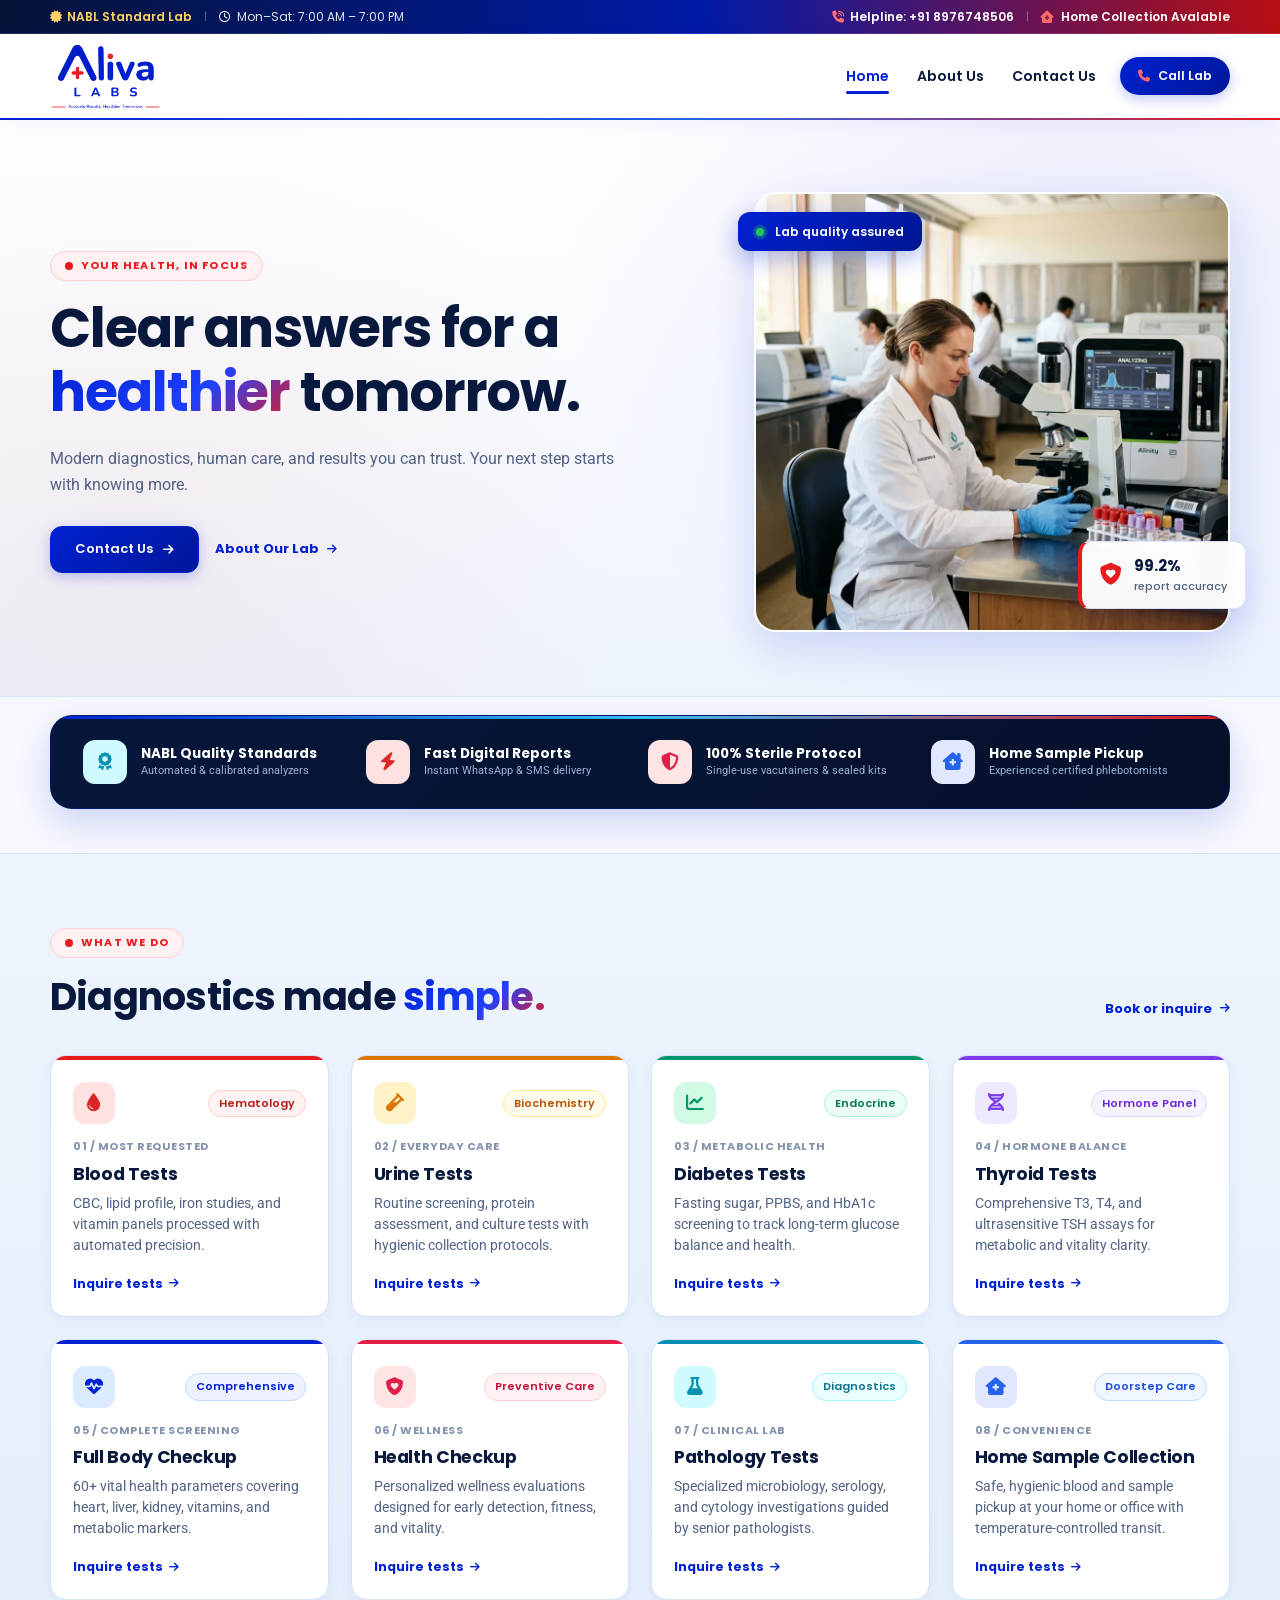
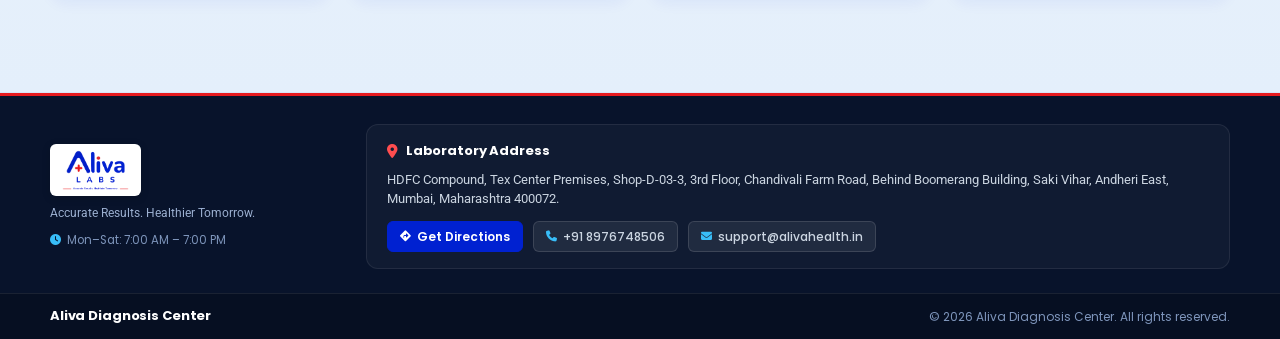
<file: index.html>
<!DOCTYPE html>
<html lang="en">

<head>
    <meta charset="UTF-8">
    <meta name="viewport" content="width=device-width, initial-scale=1.0">
    <title>Aliva | Diagnostics with clarity</title>
    <meta name="description"
        content="Accurate diagnostics, thoughtful care, and fast digital reports from Aliva Diagnosis Center.">
    <link rel="preconnect" href="https://fonts.googleapis.com">
    <link rel="preconnect" href="https://fonts.gstatic.com" crossorigin>
    <link rel="preconnect" href="https://cdnjs.cloudflare.com" crossorigin>

    <!-- Preload Critical LCP Hero Image with High Fetch Priority -->
    <link rel="preload" as="image" href="images/hero-lab.webp" type="image/webp" fetchpriority="high">

    <link
        href="https://fonts.googleapis.com/css2?family=Poppins:wght@400;500;600;700&family=Roboto:wght@400;500;700&display=swap"
        rel="stylesheet">
    <link rel="preload" href="https://cdnjs.cloudflare.com/ajax/libs/font-awesome/6.7.2/css/all.min.css" as="style"
        onload="this.onload=null;this.rel='stylesheet'">
    <noscript>
        <link rel="stylesheet" href="https://cdnjs.cloudflare.com/ajax/libs/font-awesome/6.7.2/css/all.min.css">
    </noscript>
    <link rel="icon" type="image/webp" href="aliva-logo.webp">
    <link rel="stylesheet" href="style.css">
    <script src="script.js" defer></script>
</head>

<body>
    <div class="top-bar">
        <div class="section-shell top-bar-inner">
            <div class="top-bar-left">
                <span class="top-badge"><i class="fa-solid fa-certificate"></i> NABL Standard Lab</span>
                <span class="top-divider">|</span>
                <span class="top-hours"><i class="fa-regular fa-clock"></i> Mon–Sat: 7:00 AM – 7:00 PM</span>
            </div>
            <div class="top-bar-right">
                <a class="top-link" href="tel:+8976748506"><i class="fa-solid fa-phone-volume"></i> Helpline: +91
                    8976748506</a>
                <span class="top-divider">|</span>
                <a class="top-link" href="contact.html"><i class="fa-solid fa-house-medical"></i>Home Collection
                    Avalable</a>
            </div>
        </div>
    </div>

    <header class="site-header">
        <nav class="navbar" aria-label="Main navigation">
            <a class="logo" href="index.html">
                <img src="aliva-logo.webp" alt="Aliva Diagnosis Center logo" width="160" height="66">
            </a>
            <button class="menu-toggle" aria-label="Open navigation" aria-expanded="false">
                <i class="fa-solid fa-bars"></i>
            </button>
            <div class="nav-panel">
                <ul class="nav-links">
                    <li><a href="index.html" class="active">Home</a></li>
                    <li><a href="about.html">About Us</a></li>
                    <li><a href="contact.html">Contact Us</a></li>
                </ul>
                <a class="nav-cta-btn" href="tel:+8976748506"><i class="fa-solid fa-phone"></i> Call Lab</a>
            </div>
        </nav>
    </header>

    <main>
        <section id="home" class="hero-section">
            <div class="hero section-shell">
                <div class="hero-copy">
                    <p class="eyebrow"><span></span> Your health, in focus</p>
                    <h1>Clear answers for a <em>healthier</em> tomorrow.</h1>
                    <p class="hero-text">Modern diagnostics, human care, and results you can trust. Your next step
                        starts with knowing more.</p>
                    <div class="hero-actions">
                        <a class="button button-dark" href="contact.html">Contact Us <i
                                class="fa-solid fa-arrow-right"></i></a>
                        <a class="text-link" href="about.html">About Our Lab <i class="fa-solid fa-arrow-right"></i></a>
                    </div>
                </div>
                <div class="hero-visual">
                    <img src="images/hero-lab.webp"
                        alt="Medical laboratory technician examining a diagnostic sample in Aliva Labs" width="600"
                        height="440" fetchpriority="high" loading="eager" decoding="async">
                    <div class="visual-label label-top"><span class="live-dot"></span> Lab quality assured</div>
                    <div class="visual-label label-bottom">
                        <i class="fa-solid fa-shield-heart"></i>
                        <span>
                            <strong>99.2%</strong>
                            <small>report accuracy</small>
                        </span>
                    </div>
                </div>
            </div>
        </section>

        <section class="section-shell trust-bar" aria-label="Key highlights">
            <div class="trust-item">
                <div class="trust-item-icon icon-pathology"><i class="fa-solid fa-award"></i></div>
                <div>
                    <strong>NABL Quality Standards</strong>
                    <small>Automated & calibrated analyzers</small>
                </div>
            </div>
            <div class="trust-item">
                <div class="trust-item-icon icon-blood"><i class="fa-solid fa-bolt"></i></div>
                <div>
                    <strong>Fast Digital Reports</strong>
                    <small>Instant WhatsApp & SMS delivery</small>
                </div>
            </div>
            <div class="trust-item">
                <div class="trust-item-icon icon-health"><i class="fa-solid fa-shield-halved"></i></div>
                <div>
                    <strong>100% Sterile Protocol</strong>
                    <small>Single-use vacutainers & sealed kits</small>
                </div>
            </div>
            <div class="trust-item">
                <div class="trust-item-icon icon-home"><i class="fa-solid fa-house-chimney-medical"></i></div>
                <div>
                    <strong>Home Sample Pickup</strong>
                    <small>Experienced certified phlebotomists</small>
                </div>
            </div>
        </section>

        <section id="services" class="services-section section-block">
            <div class="section-shell">
                <div class="section-heading">
                    <div>
                        <p class="eyebrow"><span></span> What we do</p>
                        <h2>Diagnostics made <em>simple.</em></h2>
                    </div>
                    <a class="text-link" href="contact.html">Book or inquire <i class="fa-solid fa-arrow-right"></i></a>
                </div>
                <div class="service-grid">
                    <article class="service-card">
                        <div class="service-card-header">
                            <div class="card-icon icon-blood"><i class="fa-solid fa-droplet"></i></div>
                            <span class="service-tag tag-blood">Hematology</span>
                        </div>
                        <p class="card-number">01 / Most Requested</p>
                        <h3>Blood Tests</h3>
                        <p>CBC, lipid profile, iron studies, and vitamin panels processed with automated precision.</p>
                        <a href="contact.html">Inquire tests <i class="fa-solid fa-arrow-right"></i></a>
                    </article>
                    <article class="service-card">
                        <div class="service-card-header">
                            <div class="card-icon icon-urine"><i class="fa-solid fa-vial"></i></div>
                            <span class="service-tag tag-urine">Biochemistry</span>
                        </div>
                        <p class="card-number">02 / Everyday Care</p>
                        <h3>Urine Tests</h3>
                        <p>Routine screening, protein assessment, and culture tests with hygienic collection protocols.
                        </p>
                        <a href="contact.html">Inquire tests <i class="fa-solid fa-arrow-right"></i></a>
                    </article>
                    <article class="service-card">
                        <div class="service-card-header">
                            <div class="card-icon icon-diabetes"><i class="fa-solid fa-chart-line"></i></div>
                            <span class="service-tag tag-diabetes">Endocrine</span>
                        </div>
                        <p class="card-number">03 / Metabolic Health</p>
                        <h3>Diabetes Tests</h3>
                        <p>Fasting sugar, PPBS, and HbA1c screening to track long-term glucose balance and health.</p>
                        <a href="contact.html">Inquire tests <i class="fa-solid fa-arrow-right"></i></a>
                    </article>
                    <article class="service-card">
                        <div class="service-card-header">
                            <div class="card-icon icon-thyroid"><i class="fa-solid fa-dna"></i></div>
                            <span class="service-tag tag-thyroid">Hormone Panel</span>
                        </div>
                        <p class="card-number">04 / Hormone Balance</p>
                        <h3>Thyroid Tests</h3>
                        <p>Comprehensive T3, T4, and ultrasensitive TSH assays for metabolic and vitality clarity.</p>
                        <a href="contact.html">Inquire tests <i class="fa-solid fa-arrow-right"></i></a>
                    </article>
                    <article class="service-card">
                        <div class="service-card-header">
                            <div class="card-icon icon-fullbody"><i class="fa-solid fa-heart-pulse"></i></div>
                            <span class="service-tag tag-fullbody">Comprehensive</span>
                        </div>
                        <p class="card-number">05 / Complete Screening</p>
                        <h3>Full Body Checkup</h3>
                        <p>60+ vital health parameters covering heart, liver, kidney, vitamins, and metabolic markers.
                        </p>
                        <a href="contact.html">Inquire tests <i class="fa-solid fa-arrow-right"></i></a>
                    </article>
                    <article class="service-card">
                        <div class="service-card-header">
                            <div class="card-icon icon-health"><i class="fa-solid fa-shield-heart"></i></div>
                            <span class="service-tag tag-health">Preventive Care</span>
                        </div>
                        <p class="card-number">06 / Wellness</p>
                        <h3>Health Checkup</h3>
                        <p>Personalized wellness evaluations designed for early detection, fitness, and vitality.</p>
                        <a href="contact.html">Inquire tests <i class="fa-solid fa-arrow-right"></i></a>
                    </article>
                    <article class="service-card">
                        <div class="service-card-header">
                            <div class="card-icon icon-pathology"><i class="fa-solid fa-flask"></i></div>
                            <span class="service-tag tag-pathology">Diagnostics</span>
                        </div>
                        <p class="card-number">07 / Clinical Lab</p>
                        <h3>Pathology Tests</h3>
                        <p>Specialized microbiology, serology, and cytology investigations guided by senior
                            pathologists.</p>
                        <a href="contact.html">Inquire tests <i class="fa-solid fa-arrow-right"></i></a>
                    </article>
                    <article class="service-card">
                        <div class="service-card-header">
                            <div class="card-icon icon-home"><i class="fa-solid fa-house-medical"></i></div>
                            <span class="service-tag tag-home">Doorstep Care</span>
                        </div>
                        <p class="card-number">08 / Convenience</p>
                        <h3>Home Sample Collection</h3>
                        <p>Safe, hygienic blood and sample pickup at your home or office with temperature-controlled
                            transit.</p>
                        <a href="contact.html">Inquire tests <i class="fa-solid fa-arrow-right"></i></a>
                    </article>
                </div>
            </div>
        </section>
    </main>

    <footer class="site-footer">
        <div class="footer-compact section-shell">
            <div class="footer-brand-side">
                <a class="footer-logo-card" href="index.html" aria-label="Aliva Diagnosis Center Home">
                    <img src="aliva-logo.webp" alt="Aliva Diagnosis Center logo" width="130" height="54">
                </a>
                <p class="footer-mini-tagline">Accurate Results. Healthier Tomorrow.</p>
                <div class="footer-mini-hours">
                    <i class="fa-solid fa-clock"></i> Mon–Sat: 7:00 AM – 7:00 PM
                </div>
            </div>

            <div class="footer-address-side">
                <div class="footer-address-title">
                    <i class="fa-solid fa-location-dot"></i>
                    <span>Laboratory Address</span>
                </div>
                <address class="footer-address-text">
                    HDFC Compound, Tex Center Premises, Shop-D-03-3, 3rd Floor, Chandivali Farm Road, Behind Boomerang
                    Building, Saki Vihar, Andheri East, Mumbai, Maharashtra 400072.
                </address>
                <div class="footer-address-actions">
                    <a class="footer-action-pill pill-primary"
                        href="https://www.google.com/maps/search/?api=1&query=Aliva+Diagnosis+Center,+HDFC+Compound,+Tex+Center+Premises,+Shop-D-03-3,+Chandivali+Farm+Road,+Saki+Vihar,+Andheri+East,+Mumbai+400072"
                        target="_blank" rel="noopener">
                        <i class="fa-solid fa-diamond-turn-right"></i> Get Directions
                    </a>
                    <a class="footer-action-pill" href="tel:+8976748506">
                        <i class="fa-solid fa-phone"></i> +91 8976748506
                    </a>
                    <a class="footer-action-pill" href="mailto:support@alivahealth.in">
                        <i class="fa-solid fa-envelope"></i> support@alivahealth.in
                    </a>
                </div>
            </div>
        </div>

        <div class="footer-bottom-wrap">
            <div class="footer-bottom section-shell">
                <span class="footer-brand-name">Aliva Diagnosis Center</span>
                <span class="footer-copyright">© 2026 Aliva Diagnosis Center. All rights reserved.</span>
            </div>
        </div>
    </footer>
</body>

</html>
</file>
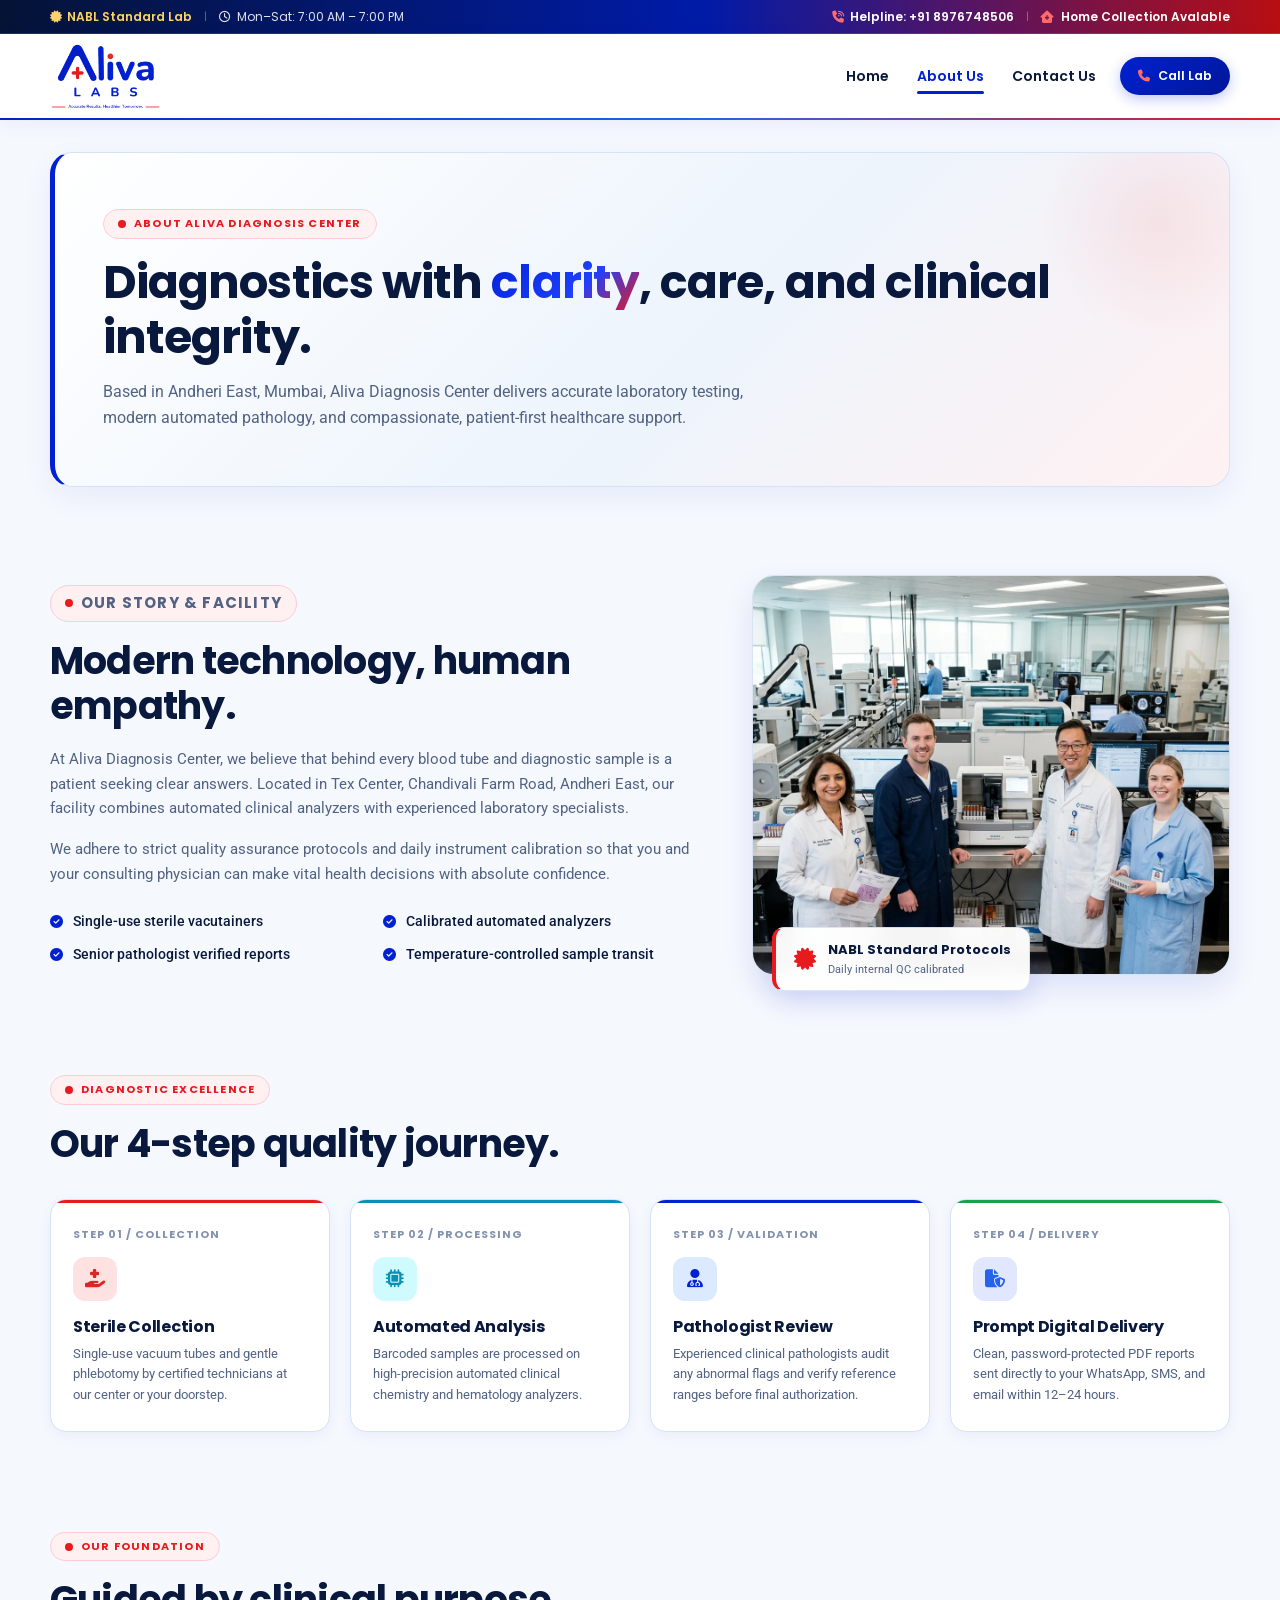
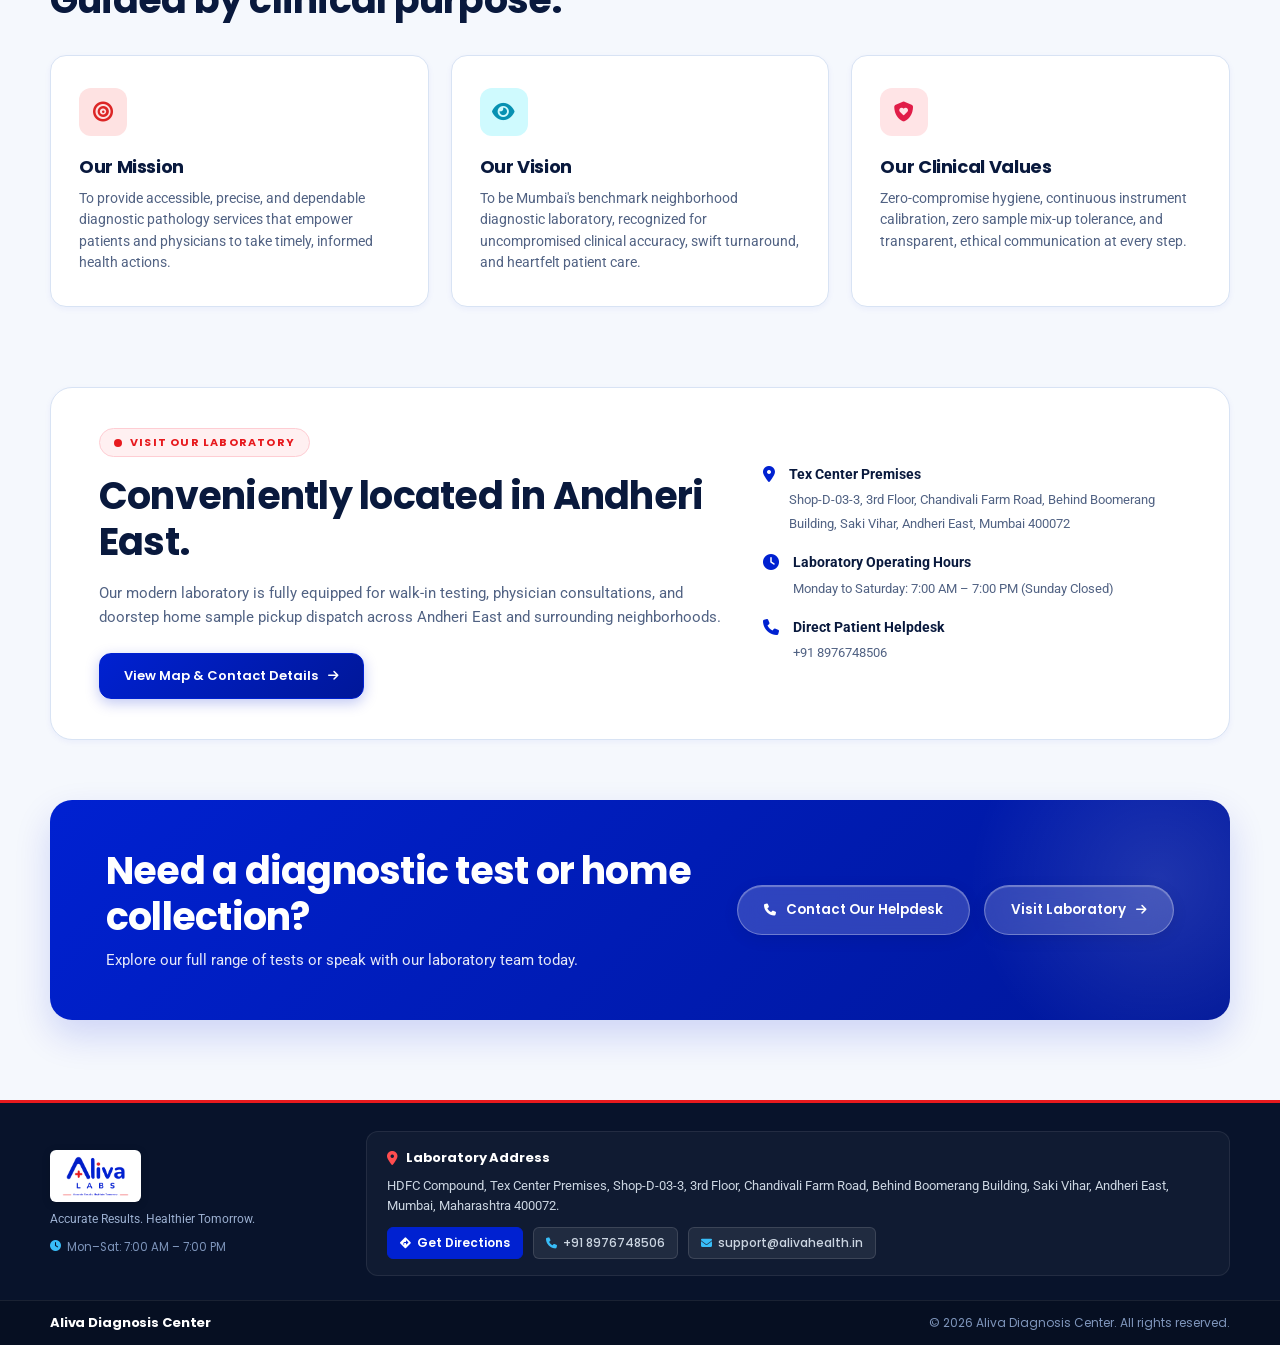
<file: about.html>
<!DOCTYPE html>
<html lang="en">

<head>
    <meta charset="UTF-8">
    <meta name="viewport" content="width=device-width, initial-scale=1.0">
    <title>About Us | Aliva Diagnosis Center</title>
    <meta name="description"
        content="Learn about Aliva Diagnosis Center and our patient-focused diagnostic and pathology testing services.">
    <link rel="preconnect" href="https://fonts.googleapis.com">
    <link rel="preconnect" href="https://fonts.gstatic.com" crossorigin>
    <link rel="preconnect" href="https://cdnjs.cloudflare.com" crossorigin>

    <!-- Preload Critical LCP Image with High Fetch Priority -->
    <link rel="preload" as="image" href="images/medical-team-lab.webp" type="image/webp" fetchpriority="high">

    <link
        href="https://fonts.googleapis.com/css2?family=Poppins:wght@400;500;600;700;800&family=Roboto:wght@400;500;700&display=swap"
        rel="stylesheet">
    <link rel="preload" href="https://cdnjs.cloudflare.com/ajax/libs/font-awesome/6.7.2/css/all.min.css" as="style"
        onload="this.onload=null;this.rel='stylesheet'">
    <noscript>
        <link rel="stylesheet" href="https://cdnjs.cloudflare.com/ajax/libs/font-awesome/6.7.2/css/all.min.css">
    </noscript>
    <link rel="icon" type="image/webp" href="aliva-logo.webp">
    <link rel="stylesheet" href="style.css">
    <script src="script.js" defer></script>
</head>

<body>
    <div class="top-bar">
        <div class="section-shell top-bar-inner">
            <div class="top-bar-left">
                <span class="top-badge"><i class="fa-solid fa-certificate"></i> NABL Standard Lab</span>
                <span class="top-divider">|</span>
                <span class="top-hours"><i class="fa-regular fa-clock"></i> Mon–Sat: 7:00 AM – 7:00 PM</span>
            </div>
            <div class="top-bar-right">
                <a class="top-link" href="tel:+8976748506"><i class="fa-solid fa-phone-volume"></i> Helpline: +91
                    8976748506</a>
                <span class="top-divider">|</span>
                <a class="top-link" href="contact.html"><i class="fa-solid fa-house-medical"></i>Home Collection
                    Avalable</a>
            </div>
        </div>
    </div>

    <header class="site-header">
        <nav class="navbar" aria-label="Main navigation">
            <a class="logo" href="index.html"><img src="aliva-logo.webp" alt="Aliva Diagnosis Center logo" width="160"
                    height="66"></a>
            <button class="menu-toggle" aria-label="Open navigation" aria-expanded="false"><i
                    class="fa-solid fa-bars"></i></button>
            <div class="nav-panel">
                <ul class="nav-links">
                    <li><a href="index.html">Home</a></li>
                    <li><a href="about.html" class="active">About Us</a></li>
                    <li><a href="contact.html">Contact Us</a></li>
                </ul>
                <a class="nav-cta-btn" href="tel:+8976748506"><i class="fa-solid fa-phone"></i> Call Lab</a>
            </div>
        </nav>
    </header>

    <main>
        <section class="about-hero section-shell">
            <p class="eyebrow"><span></span> About Aliva Diagnosis Center</p>
            <h1>Diagnostics with <em>clarity</em>, care, and clinical integrity.</h1>
            <p>Based in Andheri East, Mumbai, Aliva Diagnosis Center delivers accurate laboratory testing, modern
                automated pathology, and compassionate, patient-first healthcare support.</p>

        </section>

        <section class="about-intro section-shell">
            <div>
                <p class="eyebrow"><span></span> Our Story & Facility</p>
                <h2>Modern technology, human empathy.</h2>
                <p>At Aliva Diagnosis Center, we believe that behind every blood tube and diagnostic sample is a patient
                    seeking clear answers. Located in Tex Center, Chandivali Farm Road, Andheri East, our facility
                    combines automated clinical analyzers with experienced laboratory specialists.</p>
                <p>We adhere to strict quality assurance protocols and daily instrument calibration so that you and your
                    consulting physician can make vital health decisions with absolute confidence.</p>
                <ul class="story-checklist">
                    <li><i class="fa-solid fa-circle-check"></i> Single-use sterile vacutainers</li>
                    <li><i class="fa-solid fa-circle-check"></i> Calibrated automated analyzers</li>
                    <li><i class="fa-solid fa-circle-check"></i> Senior pathologist verified reports</li>
                    <li><i class="fa-solid fa-circle-check"></i> Temperature-controlled sample transit</li>
                </ul>
            </div>
            <div class="about-story-visual">
                <img src="images/medical-team-lab.webp"
                    alt="Aliva Diagnostic Medical Team and Advanced Laboratory Facility" width="540" height="400"
                    fetchpriority="high" loading="eager" decoding="async">
                <div class="facility-float-badge">
                    <i class="fa-solid fa-certificate"></i>
                    <div>
                        <strong>NABL Standard Protocols</strong>
                        <small>Daily internal QC calibrated</small>
                    </div>
                </div>
            </div>
        </section>

        <section class="process-section section-shell">
            <div class="values-heading">
                <p class="eyebrow"><span></span> Diagnostic Excellence</p>
                <h2>Our 4-step quality journey.</h2>
            </div>
            <div class="process-grid">
                <article class="process-card">
                    <span class="process-step-num">Step 01 / Collection</span>
                    <div class="process-icon icon-blood"><i class="fa-solid fa-hand-holding-medical"></i></div>
                    <h3>Sterile Collection</h3>
                    <p>Single-use vacuum tubes and gentle phlebotomy by certified technicians at our center or your
                        doorstep.</p>
                </article>
                <article class="process-card">
                    <span class="process-step-num">Step 02 / Processing</span>
                    <div class="process-icon icon-pathology"><i class="fa-solid fa-microchip"></i></div>
                    <h3>Automated Analysis</h3>
                    <p>Barcoded samples are processed on high-precision automated clinical chemistry and hematology
                        analyzers.</p>
                </article>
                <article class="process-card">
                    <span class="process-step-num">Step 03 / Validation</span>
                    <div class="process-icon icon-fullbody"><i class="fa-solid fa-user-doctor"></i></div>
                    <h3>Pathologist Review</h3>
                    <p>Experienced clinical pathologists audit any abnormal flags and verify reference ranges before
                        final authorization.</p>
                </article>
                <article class="process-card">
                    <span class="process-step-num">Step 04 / Delivery</span>
                    <div class="process-icon icon-home"><i class="fa-solid fa-file-shield"></i></div>
                    <h3>Prompt Digital Delivery</h3>
                    <p>Clean, password-protected PDF reports sent directly to your WhatsApp, SMS, and email within 12–24
                        hours.</p>
                </article>
            </div>
        </section>

        <section class="pillars-section section-shell">
            <div class="values-heading">
                <p class="eyebrow"><span></span> Our Foundation</p>
                <h2>Guided by clinical purpose.</h2>
            </div>
            <div class="pillars-grid">
                <article class="pillar-card">
                    <div class="pillar-icon icon-blood"><i class="fa-solid fa-bullseye"></i></div>
                    <h3>Our Mission</h3>
                    <p>To provide accessible, precise, and dependable diagnostic pathology services that empower
                        patients and physicians to take timely, informed health actions.</p>
                </article>
                <article class="pillar-card">
                    <div class="pillar-icon icon-pathology"><i class="fa-solid fa-eye"></i></div>
                    <h3>Our Vision</h3>
                    <p>To be Mumbai's benchmark neighborhood diagnostic laboratory, recognized for uncompromised
                        clinical accuracy, swift turnaround, and heartfelt patient care.</p>
                </article>
                <article class="pillar-card">
                    <div class="pillar-icon icon-health"><i class="fa-solid fa-shield-heart"></i></div>
                    <h3>Our Clinical Values</h3>
                    <p>Zero-compromise hygiene, continuous instrument calibration, zero sample mix-up tolerance, and
                        transparent, ethical communication at every step.</p>
                </article>
            </div>
        </section>

        <section class="center-highlight section-shell">
            <div>
                <p class="eyebrow"><span></span> Visit Our Laboratory</p>
                <h2>Conveniently located in Andheri East.</h2>
                <p>Our modern laboratory is fully equipped for walk-in testing, physician consultations, and doorstep
                    home sample pickup dispatch across Andheri East and surrounding neighborhoods.</p>
                <div style="margin-top: 24px;">
                    <a class="button button-dark" href="contact.html">View Map &amp; Contact Details <i
                            class="fa-solid fa-arrow-right"></i></a>
                </div>
            </div>
            <div class="center-details-list">
                <div class="center-detail-item">
                    <i class="fa-solid fa-location-dot"></i>
                    <div>
                        <strong>Tex Center Premises</strong>
                        <span>Shop-D-03-3, 3rd Floor, Chandivali Farm Road, Behind Boomerang Building, Saki Vihar,
                            Andheri East, Mumbai 400072</span>
                    </div>
                </div>
                <div class="center-detail-item">
                    <i class="fa-solid fa-clock"></i>
                    <div>
                        <strong>Laboratory Operating Hours</strong>
                        <span>Monday to Saturday: 7:00 AM – 7:00 PM (Sunday Closed)</span>
                    </div>
                </div>
                <div class="center-detail-item">
                    <i class="fa-solid fa-phone"></i>
                    <div>
                        <strong>Direct Patient Helpdesk</strong>
                        <span><a href="tel:+8976748506">+91 8976748506</a></span>
                    </div>
                </div>
            </div>
        </section>

        <section class="about-cta section-shell">
            <div>
                <h2>Need a diagnostic test or home collection?</h2>
                <p>Explore our full range of tests or speak with our laboratory team today.</p>
            </div>
            <div class="about-cta-actions">
                <a class="button button-glass" href="contact.html"><i class="fa-solid fa-phone"></i> Contact Our
                    Helpdesk</a>
                <a class="button button-glass" href="contact.html#location-title">Visit Laboratory <i
                        class="fa-solid fa-arrow-right"></i></a>
            </div>
        </section>
    </main>

    <footer class="site-footer">
        <div class="footer-compact section-shell">
            <div class="footer-brand-side">
                <a class="footer-logo-card" href="index.html" aria-label="Aliva Diagnosis Center Home">
                    <img src="aliva-logo.webp" alt="Aliva Diagnosis Center logo" width="130" height="54">
                </a>
                <p class="footer-mini-tagline">Accurate Results. Healthier Tomorrow.</p>
                <div class="footer-mini-hours">
                    <i class="fa-solid fa-clock"></i> Mon–Sat: 7:00 AM – 7:00 PM
                </div>
            </div>

            <div class="footer-address-side">
                <div class="footer-address-title">
                    <i class="fa-solid fa-location-dot"></i>
                    <span>Laboratory Address</span>
                </div>
                <address class="footer-address-text">
                    HDFC Compound, Tex Center Premises, Shop-D-03-3, 3rd Floor, Chandivali Farm Road, Behind Boomerang
                    Building, Saki Vihar, Andheri East, Mumbai, Maharashtra 400072.
                </address>
                <div class="footer-address-actions">
                    <a class="footer-action-pill pill-primary"
                        href="https://www.google.com/maps/search/?api=1&query=Aliva+Diagnosis+Center,+HDFC+Compound,+Tex+Center+Premises,+Shop-D-03-3,+Chandivali+Farm+Road,+Saki+Vihar,+Andheri+East,+Mumbai+400072"
                        target="_blank" rel="noopener">
                        <i class="fa-solid fa-diamond-turn-right"></i> Get Directions
                    </a>
                    <a class="footer-action-pill" href="tel:+8976748506">
                        <i class="fa-solid fa-phone"></i> +91 8976748506
                    </a>
                    <a class="footer-action-pill" href="mailto:support@alivahealth.in">
                        <i class="fa-solid fa-envelope"></i> support@alivahealth.in
                    </a>
                </div>
            </div>
        </div>

        <div class="footer-bottom-wrap">
            <div class="footer-bottom section-shell">
                <span class="footer-brand-name">Aliva Diagnosis Center</span>
                <span class="footer-copyright">© 2026 Aliva Diagnosis Center. All rights reserved.</span>
            </div>
        </div>
    </footer>
</body>

</html>
</file>
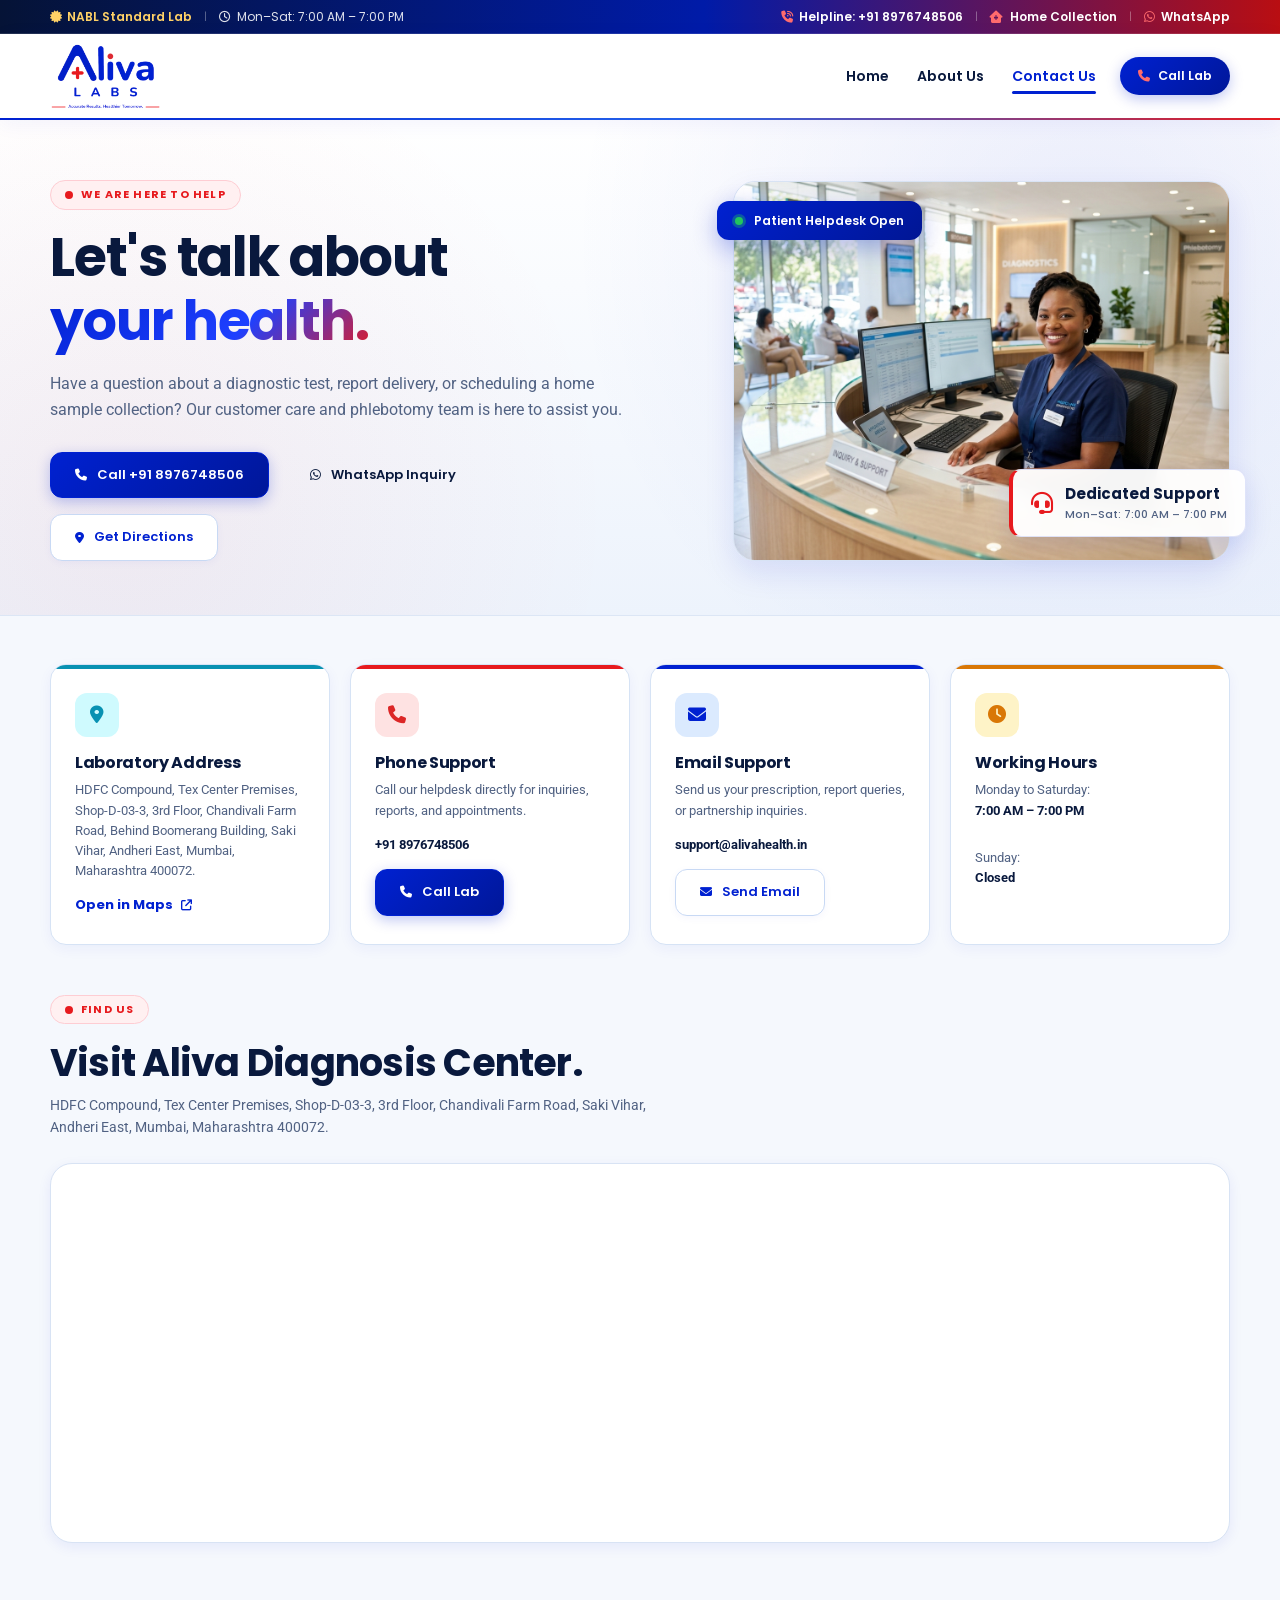
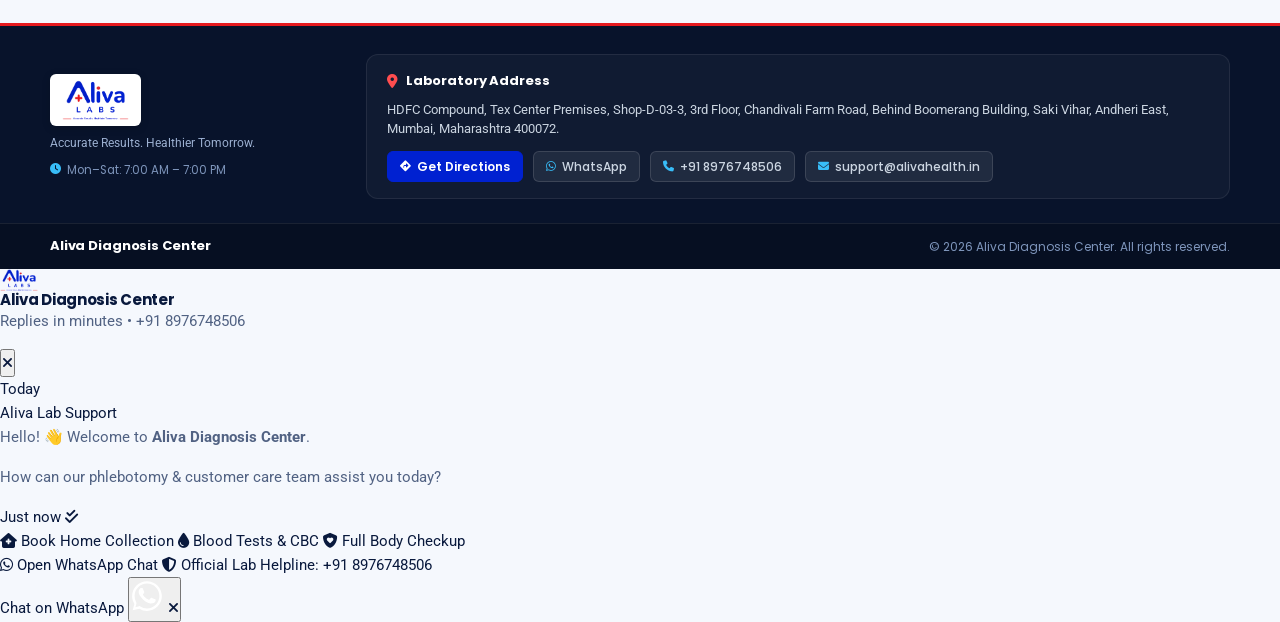
<file: contact.html>
<!DOCTYPE html>
<html lang="en">

<head>
    <meta charset="UTF-8">
    <meta name="viewport" content="width=device-width, initial-scale=1.0">
    <title>Contact us | Aliva Diagnosis Center</title>
    <meta name="description"
        content="Contact us at Aliva Diagnosis Center for consultations, appointments, and test information.">
    <link rel="preconnect" href="https://fonts.googleapis.com">
    <link rel="preconnect" href="https://fonts.gstatic.com" crossorigin>
    <link rel="preconnect" href="https://cdnjs.cloudflare.com" crossorigin>

    <!-- Preload Critical LCP Hero Image with High Fetch Priority -->
    <link rel="preload" as="image" href="images/contact-support.jpg" type="image/jpeg" fetchpriority="high">

    <link
        href="https://fonts.googleapis.com/css2?family=Poppins:wght@400;500;600;700&family=Roboto:wght@400;500;700&display=swap"
        rel="stylesheet">
    <link rel="preload" href="https://cdnjs.cloudflare.com/ajax/libs/font-awesome/6.7.2/css/all.min.css" as="style"
        onload="this.onload=null;this.rel='stylesheet'">
    <noscript>
        <link rel="stylesheet" href="https://cdnjs.cloudflare.com/ajax/libs/font-awesome/6.7.2/css/all.min.css">
    </noscript>
    <link rel="icon" type="image/webp" href="aliva-logo.webp">
    <link rel="stylesheet" href="style.css">
    <script src="script.js" defer></script>
</head>

<body>
    <div class="top-bar">
        <div class="section-shell top-bar-inner">
            <div class="top-bar-left">
                <span class="top-badge"><i class="fa-solid fa-certificate"></i> NABL Standard Lab</span>
                <span class="top-divider">|</span>
                <span class="top-hours"><i class="fa-regular fa-clock"></i> Mon–Sat: 7:00 AM – 7:00 PM</span>
            </div>
            <div class="top-bar-right">
                <a class="top-link" href="tel:+8976748506"><i class="fa-solid fa-phone-volume"></i> Helpline: +91
                    8976748506</a>
                <span class="top-divider">|</span>
                <a class="top-link" href="contact.html"><i class="fa-solid fa-house-medical"></i> Home Collection</a>
                <span class="top-divider">|</span>
                <a class="top-link top-whatsapp-link"
                    href="https://wa.me/918976748506?text=Hi%20Aliva%20Diagnosis%20Center,%20I%20would%20like%20to%20inquire%20about%20a%20test%20/%20home%20collection."
                    target="_blank" rel="noopener" aria-label="Chat on WhatsApp"><i class="fa-brands fa-whatsapp"></i>
                    WhatsApp</a>
            </div>
        </div>
    </div>

    <header class="site-header">
        <nav class="navbar" aria-label="Main navigation">
            <a class="logo" href="index.html">
                <img src="aliva-logo.webp" alt="Aliva Diagnosis Center logo" width="160" height="66">
            </a>
            <button class="menu-toggle" aria-label="Open navigation" aria-expanded="false">
                <i class="fa-solid fa-bars"></i>
            </button>
            <div class="nav-panel">
                <ul class="nav-links">
                    <li><a href="index.html">Home</a></li>
                    <li><a href="about.html">About Us</a></li>
                    <li><a href="contact.html" class="active">Contact Us</a></li>
                </ul>
                <a class="nav-cta-btn" href="tel:+8976748506"><i class="fa-solid fa-phone"></i> Call Lab</a>
            </div>
        </nav>
    </header>

    <main>
        <section class="contact-hero-section">
            <div class="contact-hero section-shell">
                <div class="contact-hero-copy">
                    <p class="eyebrow"><span></span> We are here to help</p>
                    <h1>Let's talk about<br><em>your health.</em></h1>
                    <p class="contact-hero-text">Have a question about a diagnostic test, report delivery, or scheduling
                        a home sample collection? Our customer care and phlebotomy team is here to assist you.</p>
                    <div class="contact-hero-actions">
                        <a class="button button-dark" href="tel:+8976748506"><i class="fa-solid fa-phone"></i> Call +91
                            8976748506</a>
                        <a class="button button-primary"
                            href="https://wa.me/918976748506?text=Hi%20Aliva%20Diagnosis%20Center,%20I%20would%20like%20to%20inquire%20about%20a%20test%20/%20home%20collection."
                            target="_blank" rel="noopener"><i class="fa-brands fa-whatsapp"></i> WhatsApp Inquiry</a>
                        <a class="button button-outline"
                            href="https://www.google.com/maps/search/?api=1&query=Aliva+Diagnosis+Center,+HDFC+Compound,+Tex+Center+Premises,+Shop-D-03-3,+Chandivali+Farm+Road,+Saki+Vihar,+Andheri+East,+Mumbai+400072"
                            target="_blank" rel="noopener"><i class="fa-solid fa-location-dot"></i> Get Directions</a>
                    </div>
                </div>
                <div class="contact-hero-visual">
                    <img src="images/contact-support.jpg"
                        alt="Aliva Diagnosis Center patient inquiry, appointment, and customer support desk" width="560"
                        height="380" fetchpriority="high" loading="eager" decoding="async">
                    <div class="visual-label label-top"><span class="live-dot"></span> Patient Helpdesk Open</div>
                    <div class="visual-label label-bottom">
                        <i class="fa-solid fa-headset"></i>
                        <span>
                            <strong>Dedicated Support</strong>
                            <small>Mon–Sat: 7:00 AM – 7:00 PM</small>
                        </span>
                    </div>
                </div>
            </div>
        </section>

        <section class="section-shell contact-section">
            <div class="contact-grid">
                <article class="contact-card">
                    <div class="contact-card-icon icon-pathology"><i class="fa-solid fa-location-dot"></i></div>
                    <h3>Laboratory Address</h3>
                    <p>HDFC Compound, Tex Center Premises, Shop-D-03-3, 3rd Floor, Chandivali Farm Road, Behind
                        Boomerang Building, Saki Vihar, Andheri East, Mumbai, Maharashtra 400072.</p>
                    <a class="text-link"
                        href="https://www.google.com/maps/search/?api=1&query=Aliva+Diagnosis+Center,+HDFC+Compound,+Tex+Center+Premises,+Shop-D-03-3,+Chandivali+Farm+Road,+Saki+Vihar,+Andheri+East,+Mumbai+400072"
                        target="_blank" rel="noopener">Open in Maps <i
                            class="fa-solid fa-arrow-up-right-from-square"></i></a>
                </article>

                <article class="contact-card">
                    <div class="contact-card-icon icon-blood"><i class="fa-solid fa-phone"></i></div>
                    <h3>Phone Support</h3>
                    <p>Call our helpdesk directly for inquiries, reports, and appointments.</p>
                    <p><strong><a href="tel:+8976748506">+91 8976748506</a></strong></p>
                    <a class="button button-dark" href="tel:+8976748506"><i class="fa-solid fa-phone"></i> Call Lab</a>
                </article>

                <article class="contact-card">
                    <div class="contact-card-icon icon-fullbody"><i class="fa-solid fa-envelope"></i></div>
                    <h3>Email Support</h3>
                    <p>Send us your prescription, report queries, or partnership inquiries.</p>
                    <p><strong><a href="mailto:support@alivahealth.in">support@alivahealth.in</a></strong></p>
                    <a class="button button-outline" href="mailto:support@alivahealth.in"><i
                            class="fa-solid fa-envelope"></i> Send Email</a>
                </article>

                <article class="contact-card">
                    <div class="contact-card-icon icon-urine"><i class="fa-solid fa-clock"></i></div>
                    <h3>Working Hours</h3>
                    <p>Monday to Saturday:<br><strong>7:00 AM – 7:00 PM</strong></p>
                    <p>Sunday:<br><strong>Closed</strong></p>
                </article>
            </div>
        </section>

        <section class="map-section section-shell" aria-labelledby="location-title">
            <div class="map-heading">
                <p class="eyebrow"><span></span> Find us</p>
                <h2 id="location-title">Visit Aliva Diagnosis Center.</h2>
                <p>HDFC Compound, Tex Center Premises, Shop-D-03-3, 3rd Floor, Chandivali Farm Road, Saki Vihar, Andheri
                    East, Mumbai, Maharashtra 400072.</p>
            </div>
            <div class="map-frame">
                <iframe title="Aliva Diagnosis Center location map"
                    src="https://www.google.com/maps?q=Aliva+Diagnosis+Center,+HDFC+Compound,+Tex+Center+Premises,+Shop-D-03-3,+Chandivali+Farm+Road,+Saki+Vihar,+Andheri+East,+Mumbai+400072&output=embed"
                    loading="lazy" referrerpolicy="no-referrer-when-downgrade" allowfullscreen></iframe>
            </div>
        </section>
    </main>

    <footer class="site-footer">
        <div class="footer-compact section-shell">
            <div class="footer-brand-side">
                <a class="footer-logo-card" href="index.html" aria-label="Aliva Diagnosis Center Home">
                    <img src="aliva-logo.webp" alt="Aliva Diagnosis Center logo" width="130" height="54">
                </a>
                <p class="footer-mini-tagline">Accurate Results. Healthier Tomorrow.</p>
                <div class="footer-mini-hours">
                    <i class="fa-solid fa-clock"></i> Mon–Sat: 7:00 AM – 7:00 PM
                </div>
            </div>

            <div class="footer-address-side">
                <div class="footer-address-title">
                    <i class="fa-solid fa-location-dot"></i>
                    <span>Laboratory Address</span>
                </div>
                <address class="footer-address-text">
                    HDFC Compound, Tex Center Premises, Shop-D-03-3, 3rd Floor, Chandivali Farm Road, Behind Boomerang
                    Building, Saki Vihar, Andheri East, Mumbai, Maharashtra 400072.
                </address>
                <div class="footer-address-actions">
                    <a class="footer-action-pill pill-primary"
                        href="https://www.google.com/maps/search/?api=1&query=Aliva+Diagnosis+Center,+HDFC+Compound,+Tex+Center+Premises,+Shop-D-03-3,+Chandivali+Farm+Road,+Saki+Vihar,+Andheri+East,+Mumbai+400072"
                        target="_blank" rel="noopener">
                        <i class="fa-solid fa-diamond-turn-right"></i> Get Directions
                    </a>
                    <a class="footer-action-pill pill-whatsapp"
                        href="https://wa.me/918976748506?text=Hi%20Aliva%20Diagnosis%20Center,%20I%20would%20like%20to%20inquire%20about%20a%20test%20/%20home%20collection."
                        target="_blank" rel="noopener">
                        <i class="fa-brands fa-whatsapp"></i> WhatsApp
                    </a>
                    <a class="footer-action-pill" href="tel:+8976748506">
                        <i class="fa-solid fa-phone"></i> +91 8976748506
                    </a>
                    <a class="footer-action-pill" href="mailto:support@alivahealth.in">
                        <i class="fa-solid fa-envelope"></i> support@alivahealth.in
                    </a>
                </div>
            </div>
        </div>

        <div class="footer-bottom-wrap">
            <div class="footer-bottom section-shell">
                <span class="footer-brand-name">Aliva Diagnosis Center</span>
                <span class="footer-copyright">© 2026 Aliva Diagnosis Center. All rights reserved.</span>
            </div>
        </div>
    </footer>

    <!-- Floating WhatsApp Consultation Widget -->
    <aside class="whatsapp-widget" id="whatsapp-widget" aria-label="WhatsApp quick chat consultation">
        <!-- Interactive Consultation Card -->
        <div class="whatsapp-card" id="whatsapp-card" role="dialog" aria-hidden="true"
            aria-labelledby="wa-card-title-contact">
            <div class="whatsapp-card-header">
                <div class="wa-header-avatar">
                    <img src="aliva-logo.webp" alt="Aliva Diagnosis Center" width="38" height="38">
                    <span class="wa-online-dot" title="Online now"></span>
                </div>
                <div class="wa-header-info">
                    <h4 id="wa-card-title-contact">Aliva Diagnosis Center</h4>
                    <p><span class="wa-pulse-dot"></span> Replies in minutes • +91 8976748506</p>
                </div>
                <button class="whatsapp-card-close" id="whatsapp-close" aria-label="Close WhatsApp chat card">
                    <i class="fa-solid fa-xmark"></i>
                </button>
            </div>

            <div class="whatsapp-card-body">
                <div class="wa-message-timestamp"><span>Today</span></div>
                <div class="wa-chat-bubble">
                    <div class="wa-sender-name">Aliva Lab Support</div>
                    <p>Hello! 👋 Welcome to <strong>Aliva Diagnosis Center</strong>.</p>
                    <p>How can our phlebotomy & customer care team assist you today?</p>
                    <span class="wa-message-time">Just now <i class="fa-solid fa-check-double"></i></span>
                </div>

                <div class="wa-quick-chips">
                    <a href="https://wa.me/918976748506?text=Hi%20Aliva%20Lab,%20I%20would%20like%20to%20book%20a%20Home%20Sample%20Collection."
                        target="_blank" rel="noopener noreferrer" class="wa-chip">
                        <i class="fa-solid fa-house-medical"></i> Book Home Collection
                    </a>
                    <a href="https://wa.me/918976748506?text=Hi%20Aliva%20Lab,%20I%20want%20to%20inquire%20about%20blood%20tests%20and%20pricing."
                        target="_blank" rel="noopener noreferrer" class="wa-chip">
                        <i class="fa-solid fa-droplet"></i> Blood Tests & CBC
                    </a>
                    <a href="https://wa.me/918976748506?text=Hi%20Aliva%20Lab,%20I%20would%20like%20details%20on%20the%20Full%20Body%20Checkup%20packages."
                        target="_blank" rel="noopener noreferrer" class="wa-chip">
                        <i class="fa-solid fa-shield-heart"></i> Full Body Checkup
                    </a>
                </div>
            </div>

            <div class="whatsapp-card-footer">
                <a class="whatsapp-send-btn"
                    href="https://wa.me/918976748506?text=Hi%20Aliva%20Diagnosis%20Center,%20I%20would%20like%20to%20inquire%20about%20a%20test%20/%20home%20collection."
                    target="_blank" rel="noopener noreferrer">
                    <i class="fa-brands fa-whatsapp"></i>
                    <span>Open WhatsApp Chat</span>
                </a>
                <span class="wa-footnote"><i class="fa-solid fa-shield-halved"></i> Official Lab Helpline: +91
                    8976748506</span>
            </div>
        </div>

        <!-- Floating Trigger Button -->
        <div class="whatsapp-trigger-wrap">
            <span class="whatsapp-badge-tooltip" id="whatsapp-tooltip">
                <span class="wa-live-badge"></span> Chat on WhatsApp
            </span>
            <button class="whatsapp-float-btn" id="whatsapp-toggle"
                aria-label="Open WhatsApp chat with Aliva Diagnosis Center" aria-haspopup="dialog"
                aria-expanded="false">
                <span class="wa-ripple-ring"></span>
                <span class="wa-ripple-ring wa-ripple-delayed"></span>
                <svg class="wa-icon-svg" viewBox="0 0 32 32" width="34" height="34" fill="none"
                    xmlns="http://www.w3.org/2000/svg">
                    <path fill-rule="evenodd" clip-rule="evenodd"
                        d="M16 2C8.268 2 2 8.268 2 16c0 2.72.775 5.26 2.115 7.42L2.5 29.5l6.32-1.585A13.938 13.938 0 0016 30c7.732 0 14-6.268 14-14S23.732 2 16 2zm0 25.667c-2.316 0-4.48-.686-6.287-1.867l-.45-.294-4.17 1.045 1.077-4.062-.294-.467A11.603 11.603 0 014.333 16C4.333 9.567 9.567 4.333 16 4.333S27.667 9.567 27.667 16 22.433 27.667 16 27.667zm7.042-8.775c-.386-.193-2.285-1.127-2.639-1.256-.354-.129-.611-.193-.868.193-.257.386-.997 1.256-1.222 1.514-.225.257-.45.29-.836.096-.386-.193-1.63-.6-3.104-1.916-1.147-1.023-1.921-2.287-2.146-2.673-.225-.386-.024-.595.17-.787.174-.174.386-.45.579-.676.193-.225.257-.386.386-.643.129-.257.064-.483-.032-.676-.097-.193-.868-2.092-1.19-2.864-.313-.752-.63-.65-.868-.662-.225-.011-.482-.014-.74-.014-.257 0-.675.097-1.028.483-.354.386-1.35 1.32-1.35 3.22 0 1.9 1.382 3.734 1.575 3.992.193.257 2.72 4.152 6.589 5.82 2.624 1.132 3.654 1.026 4.965.83 1.458-.218 2.285-.935 2.607-1.838.322-.902.322-1.674.225-1.836-.097-.162-.354-.258-.74-.451z"
                        fill="#ffffff" />
                </svg>
                <i class="fa-solid fa-xmark wa-icon-close"></i>
            </button>
        </div>
    </aside>
</body>

</html>
</file>
<file: style.css>
/* ==========================================================================
   Aliva Diagnosis Center - Premium Clinical Design System
   Exact Logo Palette:
   - Aliva Royal Blue: #0021d1
   - Aliva Medical Red: #e71a1e
   - Complementary clinical surfaces, luminous glows, and contrasting rhythm
   ========================================================================== */

:root {
    /* Brand & Clinical Colors - Extracted from Official Aliva Labs Logo */
    --primary: #0021d1;
    /* Aliva Vibrant Royal Blue (0, 33, 209) */
    --primary-hover: #001ab3;
    /* Deeper royal blue for hover */
    --primary-light: #2563eb;
    /* Bright sapphire */
    --primary-soft: #edf2fe;
    /* Soft blue tint for icons and tags */
    --primary-glow: rgba(0, 33, 209, 0.16);

    --accent: #e71a1e;
    /* Aliva Medical Cross Red (231, 26, 30) */
    --accent-hover: #cf1418;
    /* Deeper red */
    --accent-soft: #fff1f2;
    /* Gentle red tint for alerts/badges */
    --accent-glow: rgba(231, 26, 30, 0.18);

    --info: #0284c7;
    /* Clean medical cyan */
    --info-soft: #f0f9ff;
    --success: #16a34a;
    /* Clean medical green */
    --success-soft: #f0fdf4;
    --warning: #d97706;
    /* Clean medical amber */
    --warning-soft: #fffbeb;

    /* Neutrals & Surfaces - Layered clinical depth instead of pure stark white */
    --bg: #f5f8fd;
    /* Soft clinical atmosphere */
    --surface: #ffffff;
    /* Pure white card and panel background */
    --surface-alt: #edf3fb;
    /* Distinct secondary surface for rhythm */
    --surface-subtle: #f0f5fc;
    /* Soft section tint */
    --text: #09193d;
    /* Deep Slate Navy - readable and crisp */
    --text-muted: #516283;
    /* Balanced secondary text */
    --text-light: #8393ad;
    /* Subtle tertiary text */
    --line: #d8e3f4;
    /* Defined clinical border */
    --line-light: #e6eef9;
    /* Subtle separator */
    --line-focus: #0021d1;
    /* Focus border */

    /* Elevation & Shadows */
    --shadow-xs: 0 2px 6px rgba(0, 33, 209, 0.05);
    --shadow-sm: 0 4px 14px rgba(0, 33, 209, 0.07);
    --shadow-md: 0 12px 30px rgba(0, 33, 209, 0.10);
    --shadow-lg: 0 20px 48px rgba(0, 33, 209, 0.14);

    /* Radii */
    --radius-sm: 6px;
    --radius-md: 12px;
    --radius-lg: 16px;
    --radius-xl: 22px;
    --radius-full: 9999px;

    /* Typography */
    --font-heading: 'Poppins', -apple-system, BlinkMacSystemFont, 'Segoe UI', Roboto, sans-serif;
    --font-body: 'Roboto', -apple-system, BlinkMacSystemFont, 'Segoe UI', sans-serif;
}

/* Base Resets & Selection */
*,
*::before,
*::after {
    box-sizing: border-box;
    margin: 0;
    padding: 0;
}

::selection {
    background: var(--primary);
    color: #ffffff;
}

html {
    scroll-behavior: smooth;
    -webkit-font-smoothing: antialiased;
    -moz-osx-font-smoothing: grayscale;
}

body {
    background: var(--bg);
    color: var(--text);
    font-family: var(--font-body);
    font-size: 15px;
    line-height: 1.6;
    overflow-x: hidden;
}

a {
    color: inherit;
    text-decoration: none;
    transition: color 0.2s ease, opacity 0.2s ease;
}

button,
input,
select,
textarea {
    font: inherit;
    color: inherit;
}

img {
    max-width: 100%;
    height: auto;
    display: block;
}

/* Layout Container */
.section-shell {
    width: min(1180px, calc(100% - 48px));
    margin: 0 auto;
}

/* ==========================================================================
   Content-Based Color System (Medical Icons & Category Badges)
   ========================================================================== */
.icon-blood {
    background: #fee2e2 !important;
    color: #dc2626 !important;
}

.icon-urine {
    background: #fef3c7 !important;
    color: #d97706 !important;
}

.icon-diabetes {
    background: #d1fae5 !important;
    color: #059669 !important;
}

.icon-thyroid {
    background: #ede9fe !important;
    color: #7c3aed !important;
}

.icon-fullbody {
    background: #dbeafe !important;
    color: #0021d1 !important;
}

.icon-health {
    background: #ffe4e6 !important;
    color: #e11d48 !important;
}

.icon-pathology {
    background: #cffafe !important;
    color: #0891b2 !important;
}

.icon-home {
    background: #e0e7ff !important;
    color: #2563eb !important;
}

.tag-blood {
    background: #fef2f2;
    color: #b91c1c;
    border: 1px solid #fecaca;
}

.tag-urine {
    background: #fffbeb;
    color: #b45309;
    border: 1px solid #fde68a;
}

.tag-diabetes {
    background: #ecfdf5;
    color: #047857;
    border: 1px solid #a7f3d0;
}

.tag-thyroid {
    background: #f5f3ff;
    color: #6d28d9;
    border: 1px solid #ddd6fe;
}

.tag-fullbody {
    background: #edf2fe;
    color: #0021d1;
    border: 1px solid #bfdbfe;
}

.tag-health {
    background: #fff1f2;
    color: #be123c;
    border: 1px solid #fecdd3;
}

.tag-pathology {
    background: #ecfeff;
    color: #0e7490;
    border: 1px solid #a5f3fc;
}

.tag-home {
    background: #eff6ff;
    color: #1d4ed8;
    border: 1px solid #bfdbfe;
}

.service-tag {
    display: inline-flex;
    align-items: center;
    gap: 6px;
    font-family: var(--font-heading);
    font-size: 11px;
    font-weight: 600;
    padding: 4px 10px;
    border-radius: var(--radius-full);
}

/* ==========================================================================
   Top Announcement Bar (High Trust & Clinical Credibility)
   ========================================================================== */
.top-bar {
    background: linear-gradient(90deg, #051336 0%, #001ba8 55%, #b90e12 100%);
    color: #ffffff;
    font-size: 12px;
    font-family: var(--font-heading);
    padding: 7px 0;
    border-bottom: 1px solid rgba(255, 255, 255, 0.12);
}

.top-bar-inner {
    display: flex;
    align-items: center;
    justify-content: space-between;
    gap: 16px;
    flex-wrap: wrap;
}

.top-bar-left,
.top-bar-right {
    display: flex;
    align-items: center;
    gap: 12px;
}

.top-badge {
    color: #ffd166;
    font-weight: 600;
    display: inline-flex;
    align-items: center;
    gap: 5px;
}

.top-badge i {
    color: #ffd166;
}

.top-divider {
    color: rgba(255, 255, 255, 0.35);
    font-size: 10px;
}

.top-link {
    color: #ffffff;
    font-weight: 600;
    display: inline-flex;
    align-items: center;
    gap: 6px;
    transition: color 0.2s ease;
}

.top-link i {
    color: #ff6b6d;
}

.top-link:hover {
    color: #ffd166;
}

.top-hours {
    color: rgba(255, 255, 255, 0.88);
    display: inline-flex;
    align-items: center;
    gap: 6px;
}

/* ==========================================================================
   Header & Navigation
   ========================================================================== */
.site-header {
    position: sticky;
    top: 0;
    z-index: 100;
    background: rgba(255, 255, 255, 0.96);
    backdrop-filter: blur(12px);
    border-bottom: 2px solid;
    border-image: linear-gradient(90deg, #0021d1 0%, #2563eb 55%, #e71a1e 100%) 1;
    box-shadow: 0 4px 20px rgba(0, 33, 209, 0.05);
}

.navbar {
    height: 84px;
    display: flex;
    align-items: center;
    justify-content: space-between;
    width: min(1180px, calc(100% - 48px));
    margin: 0 auto;
    gap: 24px;
}

.logo {
    display: flex;
    align-items: center;
}

.logo img {
    height: 66px;
    width: auto;
    object-fit: contain;
    transition: transform var(--transition);
}

.logo:hover img {
    transform: scale(1.02);
}

.nav-panel {
    display: flex;
    align-items: center;
    gap: 24px;
}

.nav-links {
    display: flex;
    align-items: center;
    gap: 28px;
    list-style: none;
    margin: 0;
    padding: 0;
    font-family: var(--font-heading);
    font-size: 14px;
    font-weight: 600;
}

.nav-links a {
    color: var(--text);
    padding: 6px 0;
    position: relative;
    transition: color 0.2s ease;
    cursor: pointer;
    -webkit-tap-highlight-color: transparent;
}

@media (hover: hover) and (pointer: fine) {
    .nav-links a:hover {
        color: var(--primary);
    }
}

.nav-links a.active {
    color: var(--primary);
}

.nav-links a.active::after {
    content: '';
    position: absolute;
    bottom: -2px;
    left: 0;
    right: 0;
    height: 2.5px;
    background: var(--primary);
    border-radius: var(--radius-full);
}

.nav-cta-btn {
    display: inline-flex;
    align-items: center;
    gap: 8px;
    padding: 9px 18px;
    background: linear-gradient(135deg, #0021d1 0%, #001799 100%);
    color: #ffffff !important;
    border-radius: var(--radius-full);
    font-family: var(--font-heading);
    font-size: 12.5px;
    font-weight: 600;
    box-shadow: 0 4px 14px rgba(0, 33, 209, 0.25);
    transition: all 0.2s ease;
}

.nav-cta-btn i {
    color: #ff6b6d;
    font-size: 12px;
}

.nav-cta-btn:hover {
    background: linear-gradient(135deg, #e71a1e 0%, #cf1418 100%);
    box-shadow: 0 4px 14px rgba(231, 26, 30, 0.3);
    transform: translateY(-1px);
}

.nav-cta-btn:hover i {
    color: #ffffff;
}

.menu-toggle {
    display: none;
    background: transparent;
    border: 0;
    color: var(--primary);
    font-size: 22px;
    cursor: pointer;
    padding: 6px;
    -webkit-tap-highlight-color: transparent;
    user-select: none;
}

.menu-toggle i {
    pointer-events: none;
}


/* ==========================================================================
   Typography & Common Elements
   ========================================================================== */
.eyebrow {
    display: inline-flex;
    align-items: center;
    gap: 8px;
    text-transform: uppercase;
    letter-spacing: 1.2px;
    font-family: var(--font-heading);
    font-weight: 700;
    font-size: 11px;
    color: var(--accent);
    background: #fff0f1;
    border: 1px solid #fecdd3;
    padding: 5px 14px;
    border-radius: var(--radius-full);
    margin: 0 0 16px;
    width: fit-content;
}

.eyebrow span {
    width: 8px;
    height: 8px;
    background: var(--accent);
    display: inline-block;
    border-radius: var(--radius-full);
}

h1,
h2,
h3,
h4 {
    font-family: var(--font-heading);
    color: var(--text);
    font-weight: 700;
    line-height: 1.2;
    letter-spacing: -0.02em;
}

h1 {
    font-size: clamp(34px, 4.2vw, 54px);
    margin-bottom: 20px;
}

h1 em,
h2 em {
    font-style: normal;
    background: linear-gradient(135deg, #0021d1 0%, #1e40ff 60%, #e71a1e 100%);
    -webkit-background-clip: text;
    -webkit-text-fill-color: transparent;
}

h2 {
    font-size: clamp(26px, 3.2vw, 38px);
    margin-bottom: 16px;
}

h3 {
    font-size: 17px;
    margin-bottom: 8px;
}

p {
    color: var(--text-muted);
    margin-bottom: 16px;
}

/* Button & Link Styles */
.button {
    display: inline-flex;
    align-items: center;
    justify-content: center;
    gap: 10px;
    padding: 12px 24px;
    border-radius: var(--radius-md);
    font-family: var(--font-heading);
    font-size: 13px;
    font-weight: 600;
    cursor: pointer;
    border: 1px solid transparent;
    transition: all 0.22s ease;
    text-decoration: none;
}

.button i {
    font-size: 12px;
    transition: transform 0.2s ease;
}

.button:hover i {
    transform: translateX(3px);
}

.button-dark {
    background: linear-gradient(135deg, #0021d1 0%, #001799 100%);
    color: #ffffff;
    border-color: #0021d1;
    box-shadow: 0 4px 14px rgba(0, 33, 209, 0.25);
}

.button-dark:hover {
    background: linear-gradient(135deg, #001ab3 0%, #001280 100%);
    color: #ffffff;
    box-shadow: 0 6px 20px rgba(0, 33, 209, 0.35);
    transform: translateY(-2px);
}

.button-yellow,
.button-accent {
    background: linear-gradient(135deg, #e71a1e 0%, #cf1418 100%);
    color: #ffffff;
    border-color: #e71a1e;
    box-shadow: 0 4px 14px rgba(231, 26, 30, 0.25);
}

.button-yellow:hover,
.button-accent:hover {
    background: linear-gradient(135deg, #d11216 0%, #b30c10 100%);
    color: #ffffff;
    box-shadow: 0 6px 20px rgba(231, 26, 30, 0.35);
    transform: translateY(-2px);
}

.button-outline {
    background: #ffffff;
    color: var(--primary);
    border: 1.5px solid #c8d9f4;
    box-shadow: 0 2px 8px rgba(0, 33, 209, 0.04);
}

.button-outline:hover {
    background: var(--primary);
    border-color: var(--primary);
    color: #ffffff;
    box-shadow: 0 6px 18px rgba(0, 33, 209, 0.25);
    transform: translateY(-2px);
}

.text-link {
    display: inline-flex;
    align-items: center;
    gap: 8px;
    font-family: var(--font-heading);
    font-size: 13px;
    font-weight: 700;
    color: var(--primary);
    transition: color 0.2s ease;
}

.text-link i {
    font-size: 11px;
    transition: transform 0.2s ease;
}

.text-link:hover {
    color: var(--accent);
}

.text-link:hover i {
    transform: translateX(3px);
}

/* ==========================================================================
   Hero Section
   ========================================================================== */
.hero-section {
    background:
        radial-gradient(circle at 85% 25%, rgba(0, 33, 209, 0.08) 0%, transparent 45%),
        radial-gradient(circle at 10% 80%, rgba(231, 26, 30, 0.05) 0%, transparent 40%),
        linear-gradient(180deg, #ffffff 0%, #edf3fc 100%);
    border-bottom: 1px solid #dce6f5;
    position: relative;
    overflow: hidden;
}

.hero {
    display: grid;
    grid-template-columns: 1.15fr 0.85fr;
    gap: 60px;
    align-items: center;
    padding: 72px 0 64px;
}

.hero-copy {
    max-width: 580px;
}

.hero-text {
    font-size: 16px;
    color: var(--text-muted);
    margin-bottom: 28px;
    line-height: 1.65;
}

.hero-actions {
    display: flex;
    align-items: center;
    gap: 16px;
    flex-wrap: wrap;
    margin-bottom: 0;
}

.hero-proof {
    display: flex;
    align-items: center;
    gap: 16px;
    padding-top: 24px;
    border-top: 1px solid var(--line);
}

.avatars {
    display: flex;
}

.avatars span,
.avatars b {
    display: grid;
    place-items: center;
    width: 34px;
    height: 34px;
    border-radius: var(--radius-full);
    margin-left: -8px;
    border: 2px solid var(--surface);
    font-family: var(--font-heading);
    font-size: 10px;
    font-weight: 700;
    background: var(--primary-soft);
    color: var(--primary);
}

.avatars span:first-child {
    margin-left: 0;
}

.avatars span:nth-child(2) {
    background: #ecfdf5;
    color: #059669;
}

.avatars span:nth-child(3) {
    background: #fffbeb;
    color: #d97706;
}

.avatars b {
    background: var(--primary);
    color: #ffffff;
}

.hero-proof p {
    font-size: 12px;
    line-height: 1.4;
    color: var(--text-muted);
    margin: 0;
}

.hero-proof strong {
    font-family: var(--font-heading);
    color: var(--text);
    font-size: 14px;
}

.hero-visual {
    position: relative;
    border-radius: var(--radius-xl);
    overflow: visible;
}

.hero-visual img {
    width: 100%;
    height: 440px;
    object-fit: cover;
    border-radius: var(--radius-xl);
    border: 2px solid #ffffff;
    box-shadow: 0 16px 40px rgba(0, 33, 209, 0.14);
}

.visual-label {
    position: absolute;
    background: var(--surface);
    border: 1px solid var(--line);
    border-radius: var(--radius-md);
    box-shadow: var(--shadow-md);
    font-family: var(--font-heading);
    font-size: 12px;
    font-weight: 600;
}

.label-top {
    top: 20px;
    left: -16px;
    padding: 10px 18px;
    background: linear-gradient(135deg, #0021d1 0%, #001694 100%);
    color: #ffffff;
    border: none;
    box-shadow: 0 8px 24px rgba(0, 33, 209, 0.3);
}

.live-dot {
    display: inline-block;
    width: 8px;
    height: 8px;
    background: #22c55e;
    border-radius: var(--radius-full);
    margin-right: 8px;
    box-shadow: 0 0 0 3px rgba(34, 197, 94, 0.35);
}

.label-bottom {
    bottom: 24px;
    right: -16px;
    padding: 12px 18px;
    display: flex;
    align-items: center;
    gap: 12px;
    background: rgba(255, 255, 255, 0.96);
    backdrop-filter: blur(10px);
    border: 1px solid rgba(0, 33, 209, 0.12);
    border-left: 4px solid #e71a1e;
    box-shadow: 0 10px 28px rgba(0, 33, 209, 0.12);
}

.label-bottom i {
    font-size: 22px;
    color: var(--accent);
}

.label-bottom strong {
    display: block;
    font-size: 15px;
    color: var(--text);
}

.label-bottom small {
    display: block;
    color: var(--text-muted);
    font-size: 11px;
    font-weight: 500;
}

/* ==========================================================================
   Trust Strip (Sapphire Dark Ribbon with Glowing Icons)
   ========================================================================== */
.trust-bar {
    display: grid;
    grid-template-columns: repeat(4, 1fr);
    gap: 16px;
    margin: 18px auto 44px;
    padding: 24px 32px;
    background: linear-gradient(135deg, #07173b 0%, #05102a 100%);
    color: #ffffff;
    border: 1px solid rgba(0, 33, 209, 0.35);
    border-radius: var(--radius-xl);
    box-shadow: 0 14px 34px rgba(0, 33, 209, 0.16);
    position: relative;
    overflow: hidden;
}

.trust-bar::before {
    content: '';
    position: absolute;
    top: 0;
    left: 0;
    right: 0;
    height: 3px;
    background: linear-gradient(90deg, #0021d1 0%, #38bdf8 50%, #e71a1e 100%);
}

.trust-item {
    display: flex;
    align-items: center;
    gap: 14px;
}

.trust-item-icon {
    display: grid;
    place-items: center;
    width: 44px;
    height: 44px;
    border-radius: var(--radius-md);
    font-size: 18px;
    flex-shrink: 0;
}

.trust-item strong {
    display: block;
    font-family: var(--font-heading);
    font-size: 13.5px;
    color: #ffffff;
    line-height: 1.3;
}

.trust-item small {
    display: block;
    color: #9cb2d4;
    font-size: 11px;
}

/* ==========================================================================
   Homepage Services Section (Contrasting Clinical Backdrop & Color Stripes)
   ========================================================================== */
.section-block {
    padding: 70px 0;
}

.services-section,
.section-block#services {
    background: linear-gradient(180deg, #edf4fc 0%, #e4effb 100%);
    padding: 74px 0 92px;
    margin-bottom: 0;
    border-top: 1px solid #d8e5f6;
    border-bottom: 1px solid #d8e5f6;
}

.section-heading {
    display: flex;
    justify-content: space-between;
    align-items: flex-end;
    margin-bottom: 36px;
    gap: 20px;
}

.section-heading h2 {
    margin: 0;
    color: var(--text);
}

.service-grid {
    display: grid;
    grid-template-columns: repeat(4, 1fr);
    gap: 22px;
}

.service-card {
    background: #ffffff;
    border: 1px solid #d6e3f5;
    border-radius: var(--radius-lg);
    padding: 26px 22px 22px;
    display: flex;
    flex-direction: column;
    box-shadow: 0 4px 14px rgba(0, 33, 209, 0.05);
    transition: all 0.28s cubic-bezier(0.16, 1, 0.3, 1);
    position: relative;
    cursor: pointer;
    overflow: hidden;
}

.service-card::before {
    content: '';
    position: absolute;
    top: 0;
    left: 0;
    right: 0;
    height: 4px;
    background: #0021d1;
    transition: height 0.2s ease;
}

/* Card Accent Color Matching Diagnostic Categories */
.service-card:nth-child(1)::before {
    background: #e71a1e;
}

/* Blood - Red */
.service-card:nth-child(2)::before {
    background: #d97706;
}

/* Urine - Amber */
.service-card:nth-child(3)::before {
    background: #059669;
}

/* Diabetes - Green */
.service-card:nth-child(4)::before {
    background: #7c3aed;
}

/* Thyroid - Purple */
.service-card:nth-child(5)::before {
    background: #0021d1;
}

/* Full body - Royal Blue */
.service-card:nth-child(6)::before {
    background: #e11d48;
}

/* Health - Rose */
.service-card:nth-child(7)::before {
    background: #0891b2;
}

/* Pathology - Cyan */
.service-card:nth-child(8)::before {
    background: #2563eb;
}

/* Home - Blue */

.service-card:active {
    transform: scale(0.99);
}

@media (hover: hover) and (pointer: fine) {
    .service-card:hover {
        transform: translateY(-5px);
        border-color: #b3ceff;
        box-shadow: 0 14px 32px rgba(0, 33, 209, 0.12);
    }

    .service-card:hover::before {
        height: 5px;
    }
}

.service-card-media {
    position: relative;
    height: 165px;
    overflow: hidden;
    background: var(--surface-alt);
}

.service-card-media img {
    width: 100%;
    height: 100%;
    object-fit: cover;
    transition: transform 0.35s ease;
}

@media (hover: hover) and (pointer: fine) {
    .service-card:hover .service-card-media img {
        transform: scale(1.06);
    }
}

.service-card-media .service-tag {
    position: absolute;
    top: 12px;
    right: 12px;
    box-shadow: 0 2px 8px rgba(0, 0, 0, 0.12);
}

.service-card-body {
    padding: 22px 20px 24px;
    display: flex;
    flex-direction: column;
    flex-grow: 1;
}

.service-card-header {
    display: flex;
    align-items: center;
    justify-content: space-between;
    margin-bottom: 14px;
}

.card-icon {
    display: grid;
    place-items: center;
    width: 42px;
    height: 42px;
    border-radius: var(--radius-md);
    font-size: 18px;
    flex-shrink: 0;
    pointer-events: none;
}

.card-number {
    font-family: var(--font-heading);
    font-size: 11px;
    font-weight: 700;
    text-transform: uppercase;
    letter-spacing: 0.5px;
    color: var(--text-light);
    margin: 0 0 8px;
    pointer-events: none;
}

.service-card h3 {
    font-size: 17.5px;
    margin: 0 0 8px;
    color: var(--text);
    pointer-events: none;
}

.service-card p:not(.card-number) {
    color: var(--text-muted);
    font-size: 13.5px;
    line-height: 1.55;
    margin: 0 0 18px;
    flex-grow: 1;
    pointer-events: none;
}

.service-card a {
    display: inline-flex;
    align-items: center;
    gap: 6px;
    font-family: var(--font-heading);
    font-size: 12.5px;
    font-weight: 700;
    color: var(--primary);
    margin-top: auto;
    position: relative;
    z-index: 2;
    transition: color 0.2s ease, transform 0.2s ease;
}

.service-card a::after {
    content: '';
    position: absolute;
    inset: -24px -22px -22px;
    z-index: 1;
    border-radius: var(--radius-lg);
}

.service-card a i {
    font-size: 11px;
    transition: transform 0.2s ease;
    pointer-events: none;
}

@media (hover: hover) and (pointer: fine) {
    .service-card:hover a {
        color: var(--accent);
    }

    .service-card:hover a i {
        transform: translateX(3px);
    }
}

/* ==========================================================================
   Services Page Directory (Split View with Live Image Preview)
   ========================================================================== */
.page-hero {
    padding: 60px 0 40px;
}

.page-hero h1 {
    margin-bottom: 14px;
}

.page-hero>p:last-child {
    max-width: 580px;
    color: var(--text-muted);
    font-size: 16px;
    margin: 0;
}

.service-directory {
    display: grid;
    grid-template-columns: 320px minmax(0, 1fr);
    gap: 32px;
    padding-top: 10px;
    padding-bottom: 80px;
}

.service-selector-panel {
    display: flex;
    flex-direction: column;
    gap: 8px;
}

.service-option {
    display: flex;
    align-items: center;
    gap: 14px;
    width: 100%;
    padding: 14px 16px;
    border: 1px solid var(--line);
    background: var(--surface);
    color: var(--text);
    border-radius: var(--radius-md);
    text-align: left;
    cursor: pointer;
    font-family: var(--font-heading);
    font-size: 13px;
    font-weight: 600;
    transition: all 0.2s ease;
    -webkit-tap-highlight-color: transparent;
    user-select: none;
}

.service-option:active {
    transform: scale(0.99);
}

@media (hover: hover) and (pointer: fine) {
    .service-option:hover {
        border-color: var(--primary);
        background: var(--surface);
        transform: translateX(2px);
    }
}

.service-option.active {
    background: var(--primary);
    color: #ffffff;
    border-color: var(--primary);
    box-shadow: var(--shadow-sm);
}

.service-option-icon {
    display: grid;
    place-items: center;
    width: 38px;
    height: 38px;
    border-radius: var(--radius-sm);
    font-size: 16px;
    transition: all 0.2s ease;
    flex-shrink: 0;
    pointer-events: none;
}

.service-option i,
.service-option span {
    pointer-events: none;
}

.service-option.active .service-option-icon {
    background: rgba(255, 255, 255, 0.2) !important;
    color: #ffffff !important;
}

.service-detail-card {
    background: var(--surface);
    border: 1px solid var(--line);
    border-radius: var(--radius-xl);
    padding: 36px 40px;
    box-shadow: var(--shadow-sm);
}

.service-detail-layout {
    display: grid;
    grid-template-columns: 1.15fr 0.85fr;
    gap: 36px;
    align-items: center;
}

.detail-header {
    display: flex;
    align-items: center;
    gap: 18px;
    margin-bottom: 20px;
    padding-bottom: 18px;
    border-bottom: 1px solid var(--line);
}

.detail-icon {
    display: grid;
    place-items: center;
    width: 54px;
    height: 54px;
    border-radius: var(--radius-lg);
    font-size: 24px;
    flex-shrink: 0;
}

.detail-header h2 {
    margin: 4px 0 0;
    font-size: 28px;
    color: var(--text);
}

#detail-description {
    color: var(--text-muted);
    font-size: 15px;
    line-height: 1.65;
    margin-bottom: 24px;
}

.detail-tests-heading {
    font-family: var(--font-heading);
    font-size: 13px;
    font-weight: 700;
    text-transform: uppercase;
    letter-spacing: 0.8px;
    color: var(--text);
    margin-bottom: 14px;
}

.service-detail-card ul {
    list-style: none;
    padding: 0;
    margin: 0 0 28px;
    display: grid;
    grid-template-columns: 1fr;
    gap: 10px;
}

.service-detail-card li {
    position: relative;
    padding-left: 24px;
    font-size: 13.5px;
    color: var(--text);
    display: flex;
    align-items: center;
}

.service-detail-card li::before {
    content: '\f00c';
    font-family: 'Font Awesome 6 Free';
    font-weight: 900;
    position: absolute;
    left: 0;
    color: var(--accent);
    font-size: 12px;
}

.detail-actions {
    display: flex;
    align-items: center;
    gap: 16px;
    padding-top: 20px;
    border-top: 1px solid var(--line);
}

.service-detail-media {
    height: 320px;
    border-radius: var(--radius-lg);
    overflow: hidden;
    border: 1px solid var(--line);
    box-shadow: var(--shadow-sm);
}

.service-detail-media img {
    width: 100%;
    height: 100%;
    object-fit: cover;
}

/* ==========================================================================
   About Page
   ========================================================================== */
.about-hero {
    background: linear-gradient(135deg, #ffffff 0%, #edf4fc 55%, #fff1f2 100%);
    border: 1px solid #d6e3f5;
    border-left: 5px solid var(--primary);
    border-radius: var(--radius-xl);
    padding: 56px 48px;
    margin-top: 32px;
    margin-bottom: 48px;
    box-shadow: 0 10px 30px rgba(0, 33, 209, 0.06);
    position: relative;
    overflow: hidden;
}

.about-hero::after {
    content: '';
    position: absolute;
    top: -50px;
    right: -50px;
    width: 240px;
    height: 240px;
    background: radial-gradient(circle, rgba(231, 26, 30, 0.08) 0%, transparent 70%);
    border-radius: 50%;
    pointer-events: none;
}

.about-hero h1 {
    font-size: clamp(32px, 3.8vw, 46px);
    margin-bottom: 14px;
}

.about-hero>p:last-child {
    font-size: 16px;
    color: var(--text-muted);
    max-width: 640px;
    margin: 0;
}

.about-stats-grid {
    display: grid;
    grid-template-columns: repeat(4, 1fr);
    gap: 20px;
    margin-top: 36px;
    padding-top: 32px;
    border-top: 1px solid var(--line);
}

.about-stat-item {
    display: flex;
    flex-direction: column;
    gap: 4px;
}

.about-stat-num {
    font-family: var(--font-heading);
    font-size: clamp(28px, 3.2vw, 38px);
    font-weight: 700;
    color: var(--primary);
    line-height: 1.1;
    letter-spacing: -0.02em;
}

.about-stat-label {
    font-family: var(--font-heading);
    font-size: 13px;
    font-weight: 600;
    color: var(--text);
}

.about-stat-desc {
    font-size: 12px;
    color: var(--text-muted);
    margin: 0;
}

.about-intro {
    display: grid;
    grid-template-columns: 1.15fr 0.85fr;
    gap: 56px;
    align-items: center;
    padding: 40px 0 60px;
}

.about-intro h2 {
    margin-bottom: 18px;
}

.about-intro p {
    font-size: 15px;
    color: var(--text-muted);
    line-height: 1.65;
}

.story-checklist {
    list-style: none;
    padding: 0;
    margin: 24px 0 0;
    display: grid;
    grid-template-columns: 1fr 1fr;
    gap: 12px 20px;
}

.story-checklist li {
    display: flex;
    align-items: center;
    gap: 10px;
    font-size: 13.5px;
    color: var(--text);
    font-weight: 500;
}

.story-checklist li i {
    color: var(--primary);
    font-size: 13px;
    flex-shrink: 0;
}

.about-story-visual {
    position: relative;
    border-radius: var(--radius-xl);
}

.about-story-visual img {
    width: 100%;
    height: 400px;
    object-fit: cover;
    border-radius: var(--radius-xl);
    border: 1px solid var(--line);
    box-shadow: var(--shadow-md);
}

.facility-float-badge {
    position: absolute;
    bottom: -16px;
    left: 20px;
    background: rgba(255, 255, 255, 0.96);
    backdrop-filter: blur(10px);
    border: 1px solid rgba(0, 33, 209, 0.12);
    border-left: 4px solid var(--accent);
    border-radius: var(--radius-md);
    padding: 12px 18px;
    display: flex;
    align-items: center;
    gap: 12px;
    box-shadow: 0 10px 28px rgba(0, 33, 209, 0.14);
}

.facility-float-badge i {
    font-size: 22px;
    color: var(--accent);
}

.facility-float-badge strong {
    display: block;
    font-size: 13px;
    color: var(--text);
    font-family: var(--font-heading);
}

.facility-float-badge small {
    display: block;
    font-size: 11px;
    color: var(--text-muted);
}

.about-media {
    height: 300px;
    border-radius: var(--radius-xl);
    overflow: hidden;
    border: 1px solid var(--line);
    box-shadow: var(--shadow-md);
}

.about-media img {
    width: 100%;
    height: 100%;
    object-fit: cover;
}

/* 4-Step Diagnostic Quality Process */
.process-section {
    padding: 40px 0 60px;
}

.process-grid {
    display: grid;
    grid-template-columns: repeat(4, 1fr);
    gap: 20px;
}

.process-card {
    background: var(--surface);
    border: 1px solid #d6e3f5;
    border-radius: var(--radius-lg);
    padding: 26px 22px;
    box-shadow: 0 4px 14px rgba(0, 33, 209, 0.05);
    display: flex;
    flex-direction: column;
    transition: all 0.25s ease;
    position: relative;
    overflow: hidden;
}

.process-card::before {
    content: '';
    position: absolute;
    top: 0;
    left: 0;
    right: 0;
    height: 3.5px;
    background: var(--primary);
}

.process-card:nth-child(1)::before {
    background: #e71a1e;
}

.process-card:nth-child(2)::before {
    background: #0891b2;
}

.process-card:nth-child(3)::before {
    background: #0021d1;
}

.process-card:nth-child(4)::before {
    background: #16a34a;
}

.process-card:hover {
    transform: translateY(-4px);
    border-color: #b3ceff;
    box-shadow: 0 12px 28px rgba(0, 33, 209, 0.12);
}

.process-step-num {
    font-family: var(--font-heading);
    font-size: 11px;
    font-weight: 700;
    text-transform: uppercase;
    letter-spacing: 1px;
    color: var(--text-light);
    margin-bottom: 14px;
}

.process-icon {
    display: grid;
    place-items: center;
    width: 44px;
    height: 44px;
    border-radius: var(--radius-md);
    font-size: 18px;
    margin-bottom: 16px;
}

.process-card h3 {
    font-size: 16px;
    margin: 0 0 8px;
    color: var(--text);
}

.process-card p {
    font-size: 13px;
    color: var(--text-muted);
    line-height: 1.55;
    margin: 0;
}

/* 3 Pillars */
.pillars-section {
    padding: 40px 0 60px;
}

.pillars-grid {
    display: grid;
    grid-template-columns: repeat(3, 1fr);
    gap: 22px;
}

.pillar-card {
    background: var(--surface);
    border: 1px solid var(--line);
    border-radius: var(--radius-lg);
    padding: 32px 28px;
    box-shadow: var(--shadow-xs);
    transition: all 0.25s ease;
    display: flex;
    flex-direction: column;
}

.pillar-card:hover {
    transform: translateY(-4px);
    border-color: var(--primary);
    box-shadow: var(--shadow-md);
}

.pillar-icon {
    display: grid;
    place-items: center;
    width: 48px;
    height: 48px;
    border-radius: var(--radius-md);
    font-size: 20px;
    margin-bottom: 20px;
}

.pillar-card h3 {
    font-size: 18px;
    margin: 0 0 10px;
    color: var(--text);
}

.pillar-card p {
    font-size: 13.5px;
    color: var(--text-muted);
    line-height: 1.6;
    margin: 0;
}

/* Center Facility Highlight */
.center-highlight {
    background: var(--surface);
    border: 1px solid var(--line);
    border-radius: var(--radius-xl);
    padding: 40px 48px;
    margin: 20px auto 60px;
    display: grid;
    grid-template-columns: 1.2fr 0.8fr;
    gap: 36px;
    align-items: center;
    box-shadow: var(--shadow-xs);
}

.center-details-list {
    display: flex;
    flex-direction: column;
    gap: 16px;
}

.center-detail-item {
    display: flex;
    align-items: flex-start;
    gap: 14px;
}

.center-detail-item i {
    color: var(--primary);
    font-size: 16px;
    margin-top: 3px;
    flex-shrink: 0;
}

.center-detail-item strong {
    display: block;
    font-size: 14px;
    color: var(--text);
    margin-bottom: 2px;
}

.center-detail-item span {
    font-size: 13px;
    color: var(--text-muted);
    line-height: 1.45;
}

.mission-vision {
    padding: 30px 0 60px;
}

.values-heading {
    margin-bottom: 32px;
}

.values-heading h2 {
    margin: 0;
}

.value-grid {
    display: grid;
    grid-template-columns: repeat(4, 1fr);
    gap: 18px;
}

.value-grid-two {
    grid-template-columns: repeat(2, 1fr);
}

.value-card,
.test-card {
    background: var(--surface);
    padding: 28px 24px;
    border: 1px solid var(--line);
    border-radius: var(--radius-lg);
    box-shadow: var(--shadow-xs);
    transition: all 0.2s ease;
}

.value-card:hover,
.test-card:hover {
    transform: translateY(-3px);
    border-color: var(--primary);
    box-shadow: var(--shadow-md);
}

.value-icon,
.test-icon {
    display: grid;
    place-items: center;
    width: 44px;
    height: 44px;
    border-radius: var(--radius-md);
    font-size: 18px;
    margin-bottom: 18px;
}

.value-card h3,
.test-card h3 {
    font-size: 16px;
    margin: 0 0 10px;
    color: var(--text);
}

.value-card p,
.test-card p {
    font-size: 13px;
    color: var(--text-muted);
    line-height: 1.55;
    margin: 0;
}

.about-values {
    padding: 40px 0 60px;
}

.service-list-grid {
    display: grid;
    grid-template-columns: repeat(3, 1fr);
    gap: 18px;
}

.benefits-grid {
    grid-template-columns: repeat(4, 1fr);
}

.diagnostic-tests {
    padding: 40px 0 60px;
}

.test-card-grid {
    display: grid;
    grid-template-columns: repeat(3, 1fr);
    gap: 18px;
}

.quality-care {
    background: var(--surface);
    border: 1px solid var(--line);
    border-radius: var(--radius-xl);
    padding: 48px;
    display: grid;
    grid-template-columns: 1fr 1fr;
    gap: 40px;
    align-items: center;
    margin: 30px 0 60px;
    box-shadow: var(--shadow-xs);
}

.quality-care h2 {
    margin: 0;
}

.quality-care p {
    font-size: 15px;
    color: var(--text-muted);
    line-height: 1.65;
    margin: 0;
}

.about-cta {
    background: linear-gradient(135deg, #0021D1 0%, #001799 100%);
    color: #ffffff;
    border-radius: var(--radius-xl);
    padding: 48px 56px;
    display: flex;
    align-items: center;
    justify-content: space-between;
    gap: 24px;
    margin-bottom: 80px;
    position: relative;
    overflow: hidden;
    box-shadow: 0 16px 36px rgba(0, 33, 209, 0.16);
}

.about-cta::before {
    content: '';
    position: absolute;
    top: -50%;
    right: -10%;
    width: 380px;
    height: 380px;
    background: radial-gradient(circle, rgba(255, 255, 255, 0.12) 0%, rgba(255, 255, 255, 0) 70%);
    border-radius: 50%;
    pointer-events: none;
}

.about-cta h2 {
    color: #ffffff;
    margin: 0 0 8px;
    position: relative;
    z-index: 1;
}

.about-cta p {
    color: rgba(255, 255, 255, 0.9);
    margin: 0;
    font-size: 15px;
    position: relative;
    z-index: 1;
}

.about-cta-actions {
    display: flex;
    gap: 14px;
    flex-wrap: wrap;
    align-items: center;
    flex-shrink: 0;
    position: relative;
    z-index: 1;
}

/* Modern Frosted-Glass Pill Buttons - Unified Identical Color */
.about-cta-actions .button,
.about-cta .button-glass,
.about-cta .button-glass-primary,
.about-cta .button-outline,
.about-cta .button-dark {
    background: rgba(255, 255, 255, 0.18);
    color: #ffffff;
    border: 1px solid rgba(255, 255, 255, 0.3);
    border-radius: 999px;
    padding: 13px 26px;
    font-weight: 600;
    font-size: 13.5px;
    backdrop-filter: blur(12px);
    -webkit-backdrop-filter: blur(12px);
    box-shadow: 0 4px 16px rgba(0, 0, 0, 0.08), inset 0 1px 1px rgba(255, 255, 255, 0.32);
    transition: all 0.25s cubic-bezier(0.16, 1, 0.3, 1);
}

.about-cta-actions .button:hover,
.about-cta .button-glass:hover,
.about-cta .button-glass-primary:hover,
.about-cta .button-outline:hover,
.about-cta .button-dark:hover {
    background: rgba(255, 255, 255, 0.3);
    border-color: rgba(255, 255, 255, 0.55);
    color: #ffffff;
    transform: translateY(-2px);
    box-shadow: 0 8px 24px rgba(0, 0, 0, 0.15), inset 0 1px 1px rgba(255, 255, 255, 0.5);
}

.about-cta-actions .button i {
    color: #ffffff;
    transition: transform 0.2s ease;
}

.about-cta-actions .button:hover i {
    transform: translateX(3px);
}

/* ==========================================================================
   Contact Hero Section
   ========================================================================== */
.contact-hero-section {
    background:
        radial-gradient(circle at 85% 25%, rgba(0, 33, 209, 0.08) 0%, transparent 45%),
        radial-gradient(circle at 10% 80%, rgba(231, 26, 30, 0.05) 0%, transparent 40%),
        linear-gradient(180deg, #ffffff 0%, #edf3fc 100%);
    border-bottom: 1px solid #dce6f5;
    margin-bottom: 48px;
    position: relative;
    overflow: hidden;
}

.contact-hero {
    display: grid;
    grid-template-columns: 1.12fr 0.88fr;
    gap: 50px;
    align-items: center;
    padding: 60px 0 54px;
}

.contact-hero-copy {
    max-width: 580px;
}

.contact-hero-copy h1 {
    margin-bottom: 16px;
}

.contact-hero-text {
    font-size: 16px;
    color: var(--text-muted);
    line-height: 1.65;
    margin-bottom: 28px;
}

.contact-hero-actions {
    display: flex;
    align-items: center;
    gap: 16px;
    flex-wrap: wrap;
}

.contact-hero-visual {
    position: relative;
    border-radius: var(--radius-xl);
    overflow: visible;
}

.contact-hero-visual img {
    width: 100%;
    height: 380px;
    object-fit: cover;
    border-radius: var(--radius-xl);
    border: 1px solid var(--line);
    box-shadow: var(--shadow-md);
    display: block;
}

/* ==========================================================================
   Contact Section & Cards
   ========================================================================== */
.contact-section {
    padding-bottom: 50px;
}

.contact-grid {
    display: grid;
    grid-template-columns: repeat(4, 1fr);
    gap: 20px;
}

.contact-card {
    background: #ffffff;
    border: 1px solid #d6e3f5;
    border-radius: var(--radius-lg);
    padding: 28px 24px;
    box-shadow: 0 4px 14px rgba(0, 33, 209, 0.05);
    display: flex;
    flex-direction: column;
    transition: all 0.25s cubic-bezier(0.16, 1, 0.3, 1);
    position: relative;
    overflow: hidden;
}

.contact-card::before {
    content: '';
    position: absolute;
    top: 0;
    left: 0;
    right: 0;
    height: 4px;
    background: var(--primary);
    transition: height 0.2s ease;
}

.contact-card:nth-child(1)::before {
    background: #0891b2;
}

/* Address - Cyan */
.contact-card:nth-child(2)::before {
    background: #e71a1e;
}

/* Phone - Medical Red */
.contact-card:nth-child(3)::before {
    background: #0021d1;
}

/* Email - Royal Blue */
.contact-card:nth-child(4)::before {
    background: #d97706;
}

/* Hours - Amber */

.contact-card:hover {
    transform: translateY(-4px);
    border-color: #b3ceff;
    box-shadow: 0 12px 30px rgba(0, 33, 209, 0.12);
}

.contact-card:hover::before {
    height: 5px;
}

.contact-card-icon {
    display: grid;
    place-items: center;
    width: 44px;
    height: 44px;
    border-radius: var(--radius-md);
    background: var(--primary-soft);
    color: var(--primary);
    font-size: 18px;
    margin-bottom: 16px;
}

.contact-card h3 {
    font-size: 16px;
    margin-bottom: 8px;
    color: var(--text);
}

.contact-card p {
    font-size: 13px;
    color: var(--text-muted);
    line-height: 1.55;
    margin-bottom: 14px;
    flex-grow: 1;
}

.contact-card p strong {
    color: var(--text);
}

.contact-card .button,
.contact-card .text-link {
    margin-top: auto;
    align-self: flex-start;
}

/* ==========================================================================
   Map Section
   ========================================================================== */
.map-section {
    padding-bottom: 80px;
}

.map-heading {
    margin-bottom: 24px;
}

.map-heading h2 {
    margin-bottom: 8px;
}

.map-heading>p:last-child {
    font-size: 14px;
    color: var(--text-muted);
    max-width: 600px;
    margin: 0;
}

.map-frame {
    height: 380px;
    border-radius: var(--radius-xl);
    overflow: hidden;
    border: 1px solid var(--line);
    box-shadow: var(--shadow-sm);
    background: var(--surface);
}

.map-frame iframe {
    width: 100%;
    height: 100%;
    border: 0;
}

/* ==========================================================================
   Footer
   ========================================================================== */
/* ==========================================================================
   Footer (Compact & Sleek)
   ========================================================================== */
.site-footer {
    background: #08132b;
    color: #ffffff;
    border-top: 3px solid var(--accent);
}

.footer-compact {
    display: grid;
    grid-template-columns: 280px 1fr;
    gap: 36px;
    align-items: center;
    padding: 28px 0 24px;
}

/* Brand Side */
.footer-brand-side {
    display: flex;
    flex-direction: column;
    gap: 8px;
}

.footer-logo-card {
    background: #ffffff;
    padding: 6px 12px;
    border-radius: var(--radius-sm);
    display: inline-flex;
    align-items: center;
    width: fit-content;
    box-shadow: 0 2px 8px rgba(0, 0, 0, 0.15);
    transition: transform 0.2s ease;
}

.footer-logo-card:hover {
    transform: scale(1.02);
}

.footer-logo-card img {
    height: 40px;
    width: auto;
    object-fit: contain;
}

.footer-mini-tagline {
    color: #9cb0d1;
    font-size: 12px;
    margin: 0;
}

.footer-mini-hours {
    display: inline-flex;
    align-items: center;
    gap: 6px;
    color: #7e95bb;
    font-size: 11.5px;
    font-family: var(--font-heading);
}

.footer-mini-hours i {
    color: #38bdf8;
    font-size: 11px;
}

/* Address Side */
.footer-address-side {
    display: flex;
    flex-direction: column;
    gap: 8px;
    background: rgba(255, 255, 255, 0.035);
    border: 1px solid rgba(255, 255, 255, 0.08);
    border-radius: var(--radius-md);
    padding: 16px 20px;
}

.footer-address-title {
    display: flex;
    align-items: center;
    gap: 8px;
    font-family: var(--font-heading);
    font-size: 13px;
    font-weight: 700;
    color: #ffffff;
    letter-spacing: -0.01em;
}

.footer-address-title i {
    color: #ff4d4f;
    font-size: 14px;
}

.footer-address-text {
    font-style: normal;
    color: #cbd5e1;
    font-size: 13px;
    line-height: 1.5;
    margin: 0;
}

.footer-address-actions {
    display: flex;
    align-items: center;
    gap: 10px;
    flex-wrap: wrap;
    margin-top: 4px;
}

.footer-action-pill {
    display: inline-flex;
    align-items: center;
    gap: 6px;
    font-family: var(--font-heading);
    font-size: 12px;
    font-weight: 500;
    color: #cbd5e1;
    background: rgba(255, 255, 255, 0.07);
    border: 1px solid rgba(255, 255, 255, 0.12);
    border-radius: var(--radius-sm);
    padding: 5px 12px;
    text-decoration: none;
    transition: all 0.2s ease;
}

.footer-action-pill i {
    font-size: 11px;
    color: #38bdf8;
}

.footer-action-pill:hover {
    background: rgba(255, 255, 255, 0.15);
    color: #ffffff;
    border-color: rgba(255, 255, 255, 0.25);
    transform: translateY(-1px);
}

.footer-action-pill.pill-primary {
    background: #0021d1;
    border-color: #0021d1;
    color: #ffffff;
    font-weight: 600;
}

.footer-action-pill.pill-primary i {
    color: #ffffff;
}

.footer-action-pill.pill-primary:hover {
    background: #001ab3;
    border-color: #001ab3;
}

/* Footer Bottom Bar */
.footer-bottom-wrap {
    border-top: 1px solid rgba(255, 255, 255, 0.08);
    background: rgba(0, 0, 0, 0.22);
}

.footer-bottom {
    display: flex;
    align-items: center;
    justify-content: space-between;
    padding: 12px 0;
    color: #7e95bb;
    font-size: 12px;
    font-family: var(--font-heading);
    gap: 12px;
    flex-wrap: wrap;
}

.footer-brand-name {
    font-weight: 700;
    color: #ffffff;
    font-size: 13px;
    letter-spacing: -0.01em;
}

.footer-copyright {
    color: #7e95bb;
}

/* Responsive */
@media (max-width: 860px) {
    .footer-compact {
        grid-template-columns: 1fr;
        gap: 20px;
        padding: 22px 0 18px;
    }
}

@media (max-width: 540px) {
    .footer-address-actions {
        flex-direction: column;
        align-items: flex-start;
        gap: 8px;
        width: 100%;
    }

    .footer-action-pill {
        width: 100%;
        justify-content: center;
    }

    .footer-bottom {
        flex-direction: column;
        align-items: flex-start;
        gap: 6px;
    }
}

/* ==========================================================================
   Responsive Breakpoints
   ========================================================================== */
@media (max-width: 1024px) {
    .trust-bar {
        grid-template-columns: repeat(2, 1fr);
    }

    .service-grid {
        grid-template-columns: repeat(2, 1fr);
    }

    .value-grid,
    .benefits-grid {
        grid-template-columns: repeat(2, 1fr);
    }

    .service-list-grid,
    .test-card-grid {
        grid-template-columns: repeat(2, 1fr);
    }

    .contact-grid {
        grid-template-columns: repeat(2, 1fr);
    }

    .service-detail-layout {
        grid-template-columns: 1fr;
    }

    .about-stats-grid {
        grid-template-columns: repeat(2, 1fr);
    }

    .process-grid {
        grid-template-columns: repeat(2, 1fr);
    }

    .pillars-grid {
        grid-template-columns: 1fr;
    }

    .center-highlight {
        grid-template-columns: 1fr;
    }
}

@media (max-width: 820px) {
    .section-shell {
        width: calc(100% - 32px);
    }

    .navbar {
        height: 72px;
        width: calc(100% - 32px);
    }

    .logo img {
        height: 52px;
    }

    .menu-toggle {
        display: block;
        cursor: pointer;
        padding: 8px 10px;
        -webkit-tap-highlight-color: transparent;
    }

    .menu-toggle i {
        pointer-events: none;
    }

    .nav-panel {
        display: none;
        position: absolute;
        top: 72px;
        left: 0;
        right: 0;
        background: var(--surface);
        padding: 20px 24px;
        border-bottom: 1px solid var(--line);
        box-shadow: var(--shadow-lg);
        flex-direction: column;
        align-items: stretch;
        gap: 16px;
    }

    .nav-panel.open {
        display: flex;
    }

    .nav-cta-btn {
        width: 100%;
        justify-content: center;
        padding: 12px;
        margin-top: 6px;
    }

    .top-bar-inner {
        justify-content: center;
        gap: 6px 16px;
    }

    .top-hours,
    .top-bar-left .top-divider {
        display: none;
    }

    .nav-links {
        flex-direction: column;
        align-items: stretch;
        gap: 10px;
    }

    .nav-links a {
        display: block;
        padding: 12px 0;
        border-bottom: 1px solid var(--line);
        cursor: pointer;
        -webkit-tap-highlight-color: transparent;
    }

    .hero {
        grid-template-columns: 1fr;
        gap: 40px;
        padding: 48px 0 50px;
    }

    .hero-visual {
        max-width: 500px;
        margin: 0 auto;
        width: 100%;
    }

    .hero-visual img {
        height: 340px;
    }

    .contact-hero {
        grid-template-columns: 1fr;
        gap: 36px;
        padding: 44px 0 36px;
    }

    .contact-hero-visual {
        max-width: 500px;
        margin: 0 auto;
        width: 100%;
    }

    .contact-hero-visual img {
        height: 300px;
    }

    .about-story-visual img {
        height: 320px;
    }

    .story-checklist {
        grid-template-columns: 1fr;
    }

    .section-heading {
        flex-direction: column;
        align-items: flex-start;
        gap: 12px;
    }

    .service-directory {
        grid-template-columns: 1fr;
        gap: 24px;
    }

    .about-intro,
    .quality-care {
        grid-template-columns: 1fr;
        gap: 32px;
    }

    .about-cta {
        flex-direction: column;
        align-items: flex-start;
        padding: 36px 30px;
    }

    .footer-bottom {
        flex-direction: column;
        gap: 12px;
        text-align: center;
    }
}

@media (max-width: 540px) {
    .top-bar {
        font-size: 11px;
        padding: 5px 0;
    }

    .top-bar-left {
        display: none;
    }

    .top-bar-right {
        width: 100%;
        justify-content: space-around;
        gap: 8px;
    }

    .trust-bar {
        grid-template-columns: 1fr;
    }

    .service-grid,
    .value-grid,
    .value-grid-two,
    .benefits-grid,
    .service-list-grid,
    .test-card-grid,
    .contact-grid,
    .about-stats-grid,
    .process-grid {
        grid-template-columns: 1fr;
    }

    .center-highlight {
        padding: 28px 20px;
    }

    .label-top {
        left: 8px;
        top: 8px;
    }

    .label-bottom {
        right: 8px;
        bottom: 8px;
    }
}
</file>
